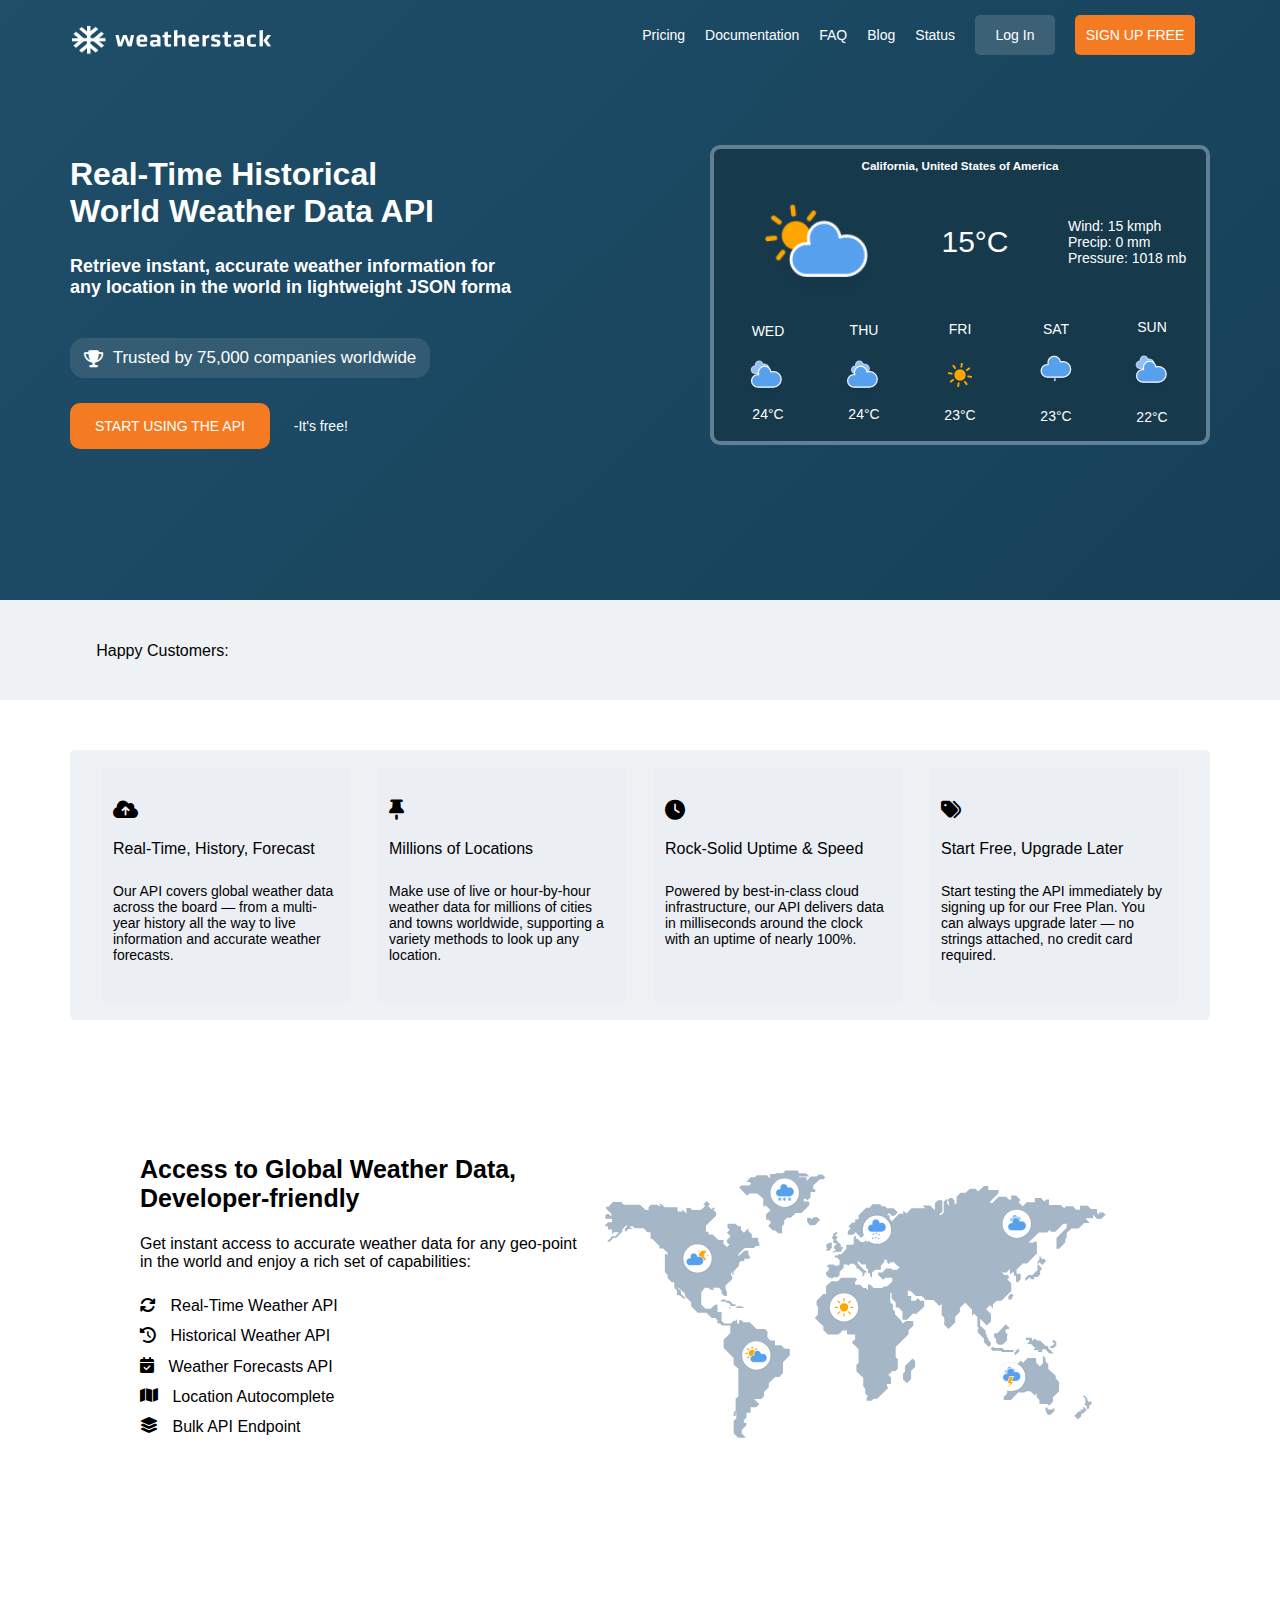
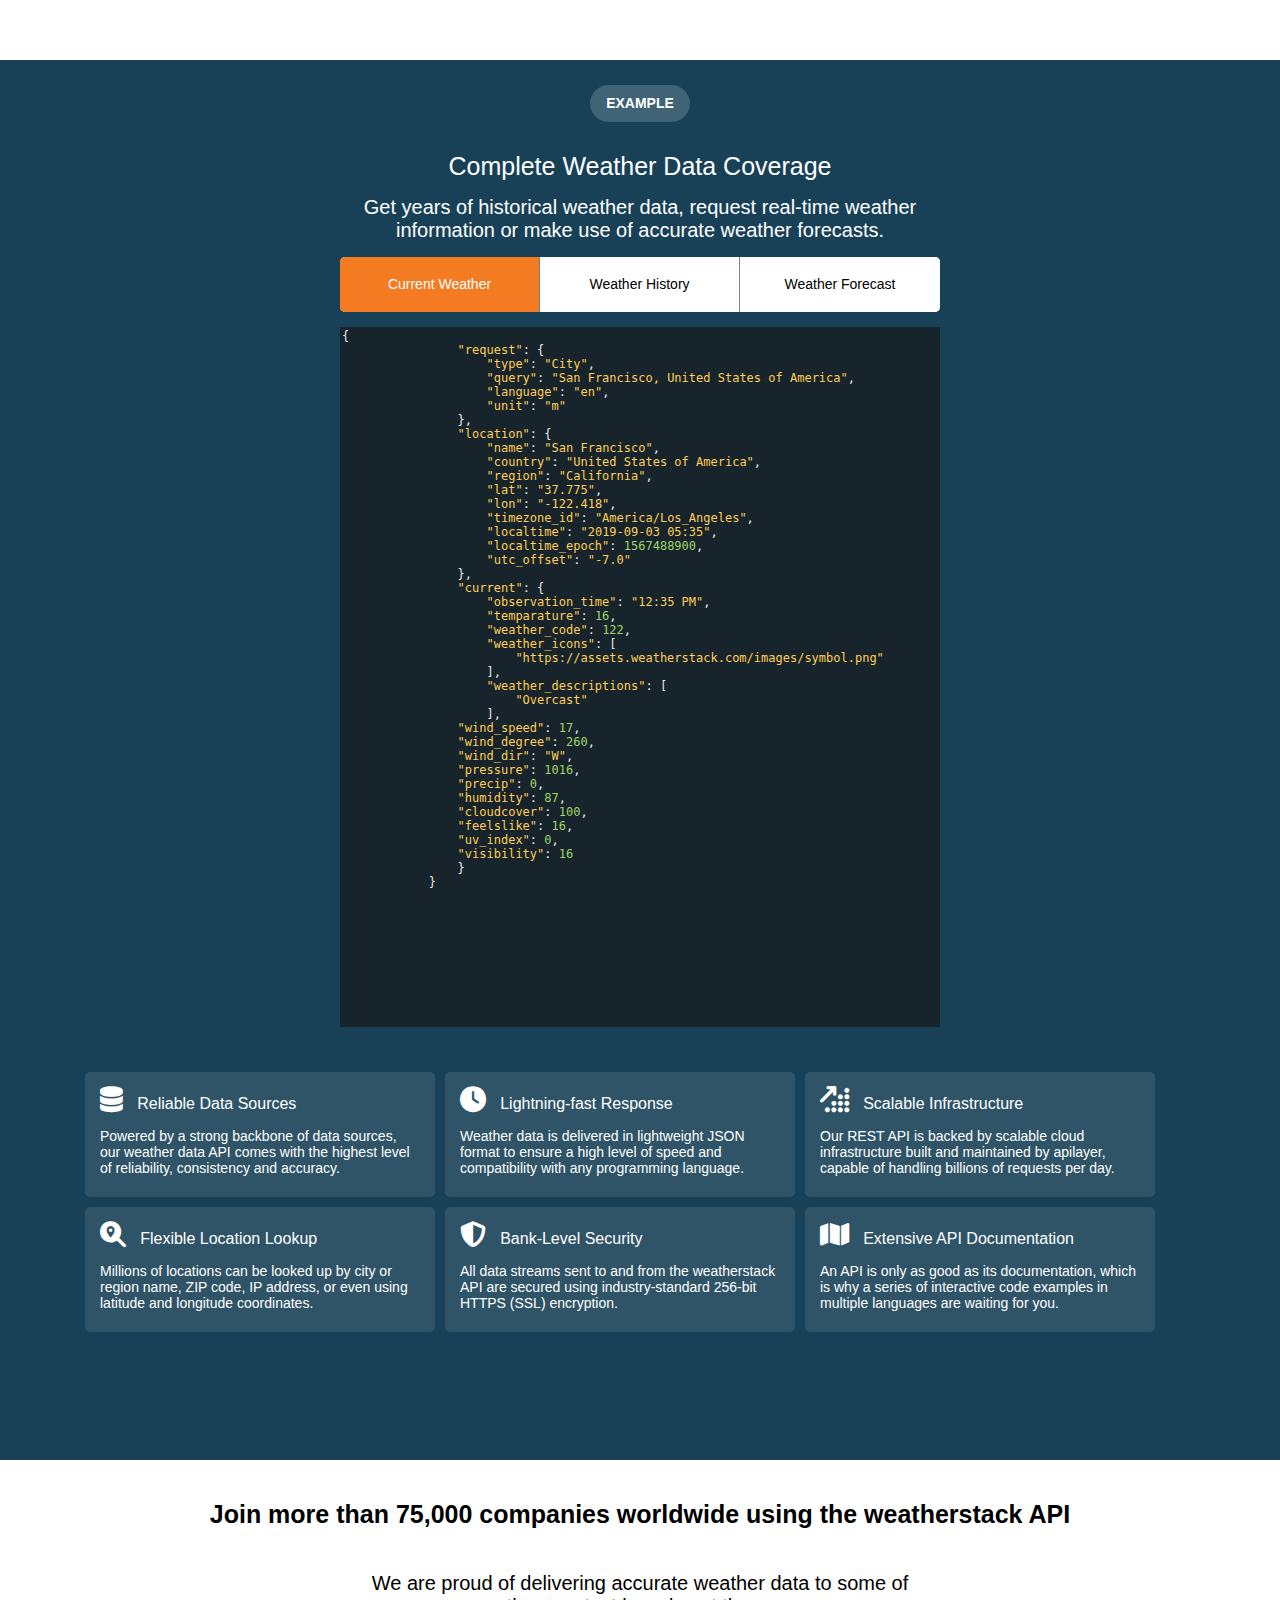
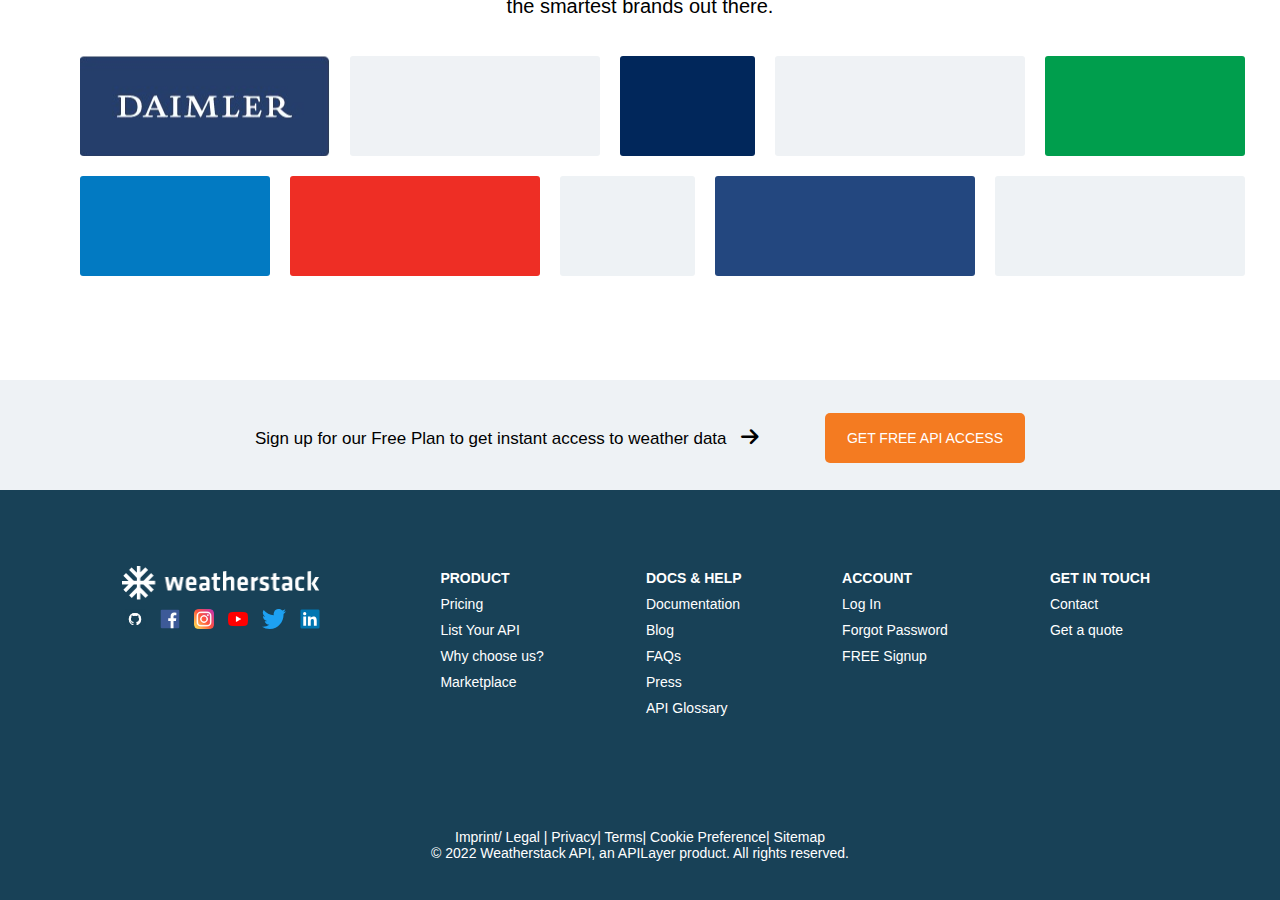
<file: index.html>
<!DOCTYPE html>
<html lang="en">

<head>
    <meta charset="UTF-8">
    <meta http-equiv="X-UA-Compatible" content="IE=edge">
    <meta name="viewport" content="width=device-width, initial-scale=1.0">
    <title>Weatherstack</title>
    <link rel="stylesheet" href="index.css">
    <link rel="stylesheet" href="https://cdnjs.cloudflare.com/ajax/libs/font-awesome/6.4.0/css/all.min.css" />



</head>

<body>
    <div>
        <div class="top">
            <div class="middle">
                <div class="header">
                    <div class="mainlogo">
                        <a href="./index.html"><img src="./images/weatherstack_logo_white.png" alt="" width="202px"
                                height="30px"></a>
                    </div>
                    <div class="hr">
                        <ul>
                            <li><a href="./pricing.html">Pricing</a></li>
                            <li><a href="#">Documentation</a></li>
                            <li><a href="#">FAQ</a></li>
                            <li><a href="#">Blog</a></li>
                            <li><a href="#">Status</a></li>
                            <li><a href="#" class="login">Log In</a></li>
                            <li><a href="#" class="signdown">SIGN UP FREE</a></li>
                        </ul>
                    </div>
                </div>
                <div class="container">
                    <div class="cl">
                        <div class="cl1">
                            <h2>Real-Time Historical<br>
                                World Weather Data API</h2>

                        </div>
                        <div class="cl2">
                            <h4>Retrieve instant, accurate weather information for <br>
                                any location in the world in lightweight JSON forma</h4>
                        </div>

                        <div class="cl3">
                            <span class="trophy-icon"><i class="fas fa-trophy"></i></span>
                            <span class="trophy-text">Trusted by 75,000 companies worldwide</span>
                        </div>
                        <div class="cl4">
                            <span class="start">START USING THE API</span>
                            <span class="free">-It's free!</span>
                        </div>
                    </div>
                    <div class="cr">
                        <h5>California, United States of America</h5>
                        <div class="cr1">
                            <div class="weather"><img src="./images/b.jpg" alt=""></div>
                            <div class="temp">15&deg;C</div>
                            <div class="detail">
                                <ul>
                                    <li>Wind: 15 kmph</li>
                                    <li>Precip: 0 mm</li>
                                    <li>Pressure: 1018 mb</li>
                                </ul>
                            </div>
                        </div>
                        <div class="cr2">
                            <div class="week WED">
                                <ul>
                                    <li>WED</li>
                                    <li> <img src="./images/c.png" alt=""> </li>
                                    <li>24&deg;C </li>
                                </ul>
                            </div>
                            <div class="week THU">
                                <ul>
                                    <li>THU</li>
                                    <li> <img src="./images/d.png" alt=""> </li>
                                    <li>24&deg;C </li>
                                </ul>
                            </div>
                            <div class="week FRI">
                                <ul>
                                    <li>FRI</li>
                                    <li> <img src="./images/e.png" alt=""> </li>
                                    <li>23&deg;C </li>
                                </ul>
                            </div>
                            <div class="week SAT">
                                <ul>
                                    <li>SAT</li>
                                    <li> <img src="./images/f.png" alt=""> </li>
                                    <li>23&deg;C </li>
                                </ul>
                            </div>
                            <div class="week SUN">
                                <ul>
                                    <li>SUN</li>
                                    <li> <img src="./images/g.png" alt=""> </li>
                                    <li>22&deg;C </li>
                                </ul>
                            </div>

                        </div>
                    </div>
                </div>
            </div>
        </div>
        <div class="company">
            <ul class="coname">
                <li class="happy">Happy Customers:</li>
                <li class="deloitte"></li>
                <li class="microsoft"></li>
                <li class="wb"></li>
                <li class="wawa"></li>
                <li class="schneider"></li>
                <li class="ericsson"></li>
            </ul>
        </div>
        <div class="intro">
            <ul>
                <li class="real">
                    <h4>
                        Real-Time, History, Forecast
                    </h4>


                    <p>Our API covers global weather data across the board — from a multi-year history all the way to
                        live
                        information and
                        accurate weather forecasts.</p>
                </li>
                <li class="million">
                    <h4>
                        Millions of Locations
                    </h4>
                    <p>Make use of live or hour-by-hour weather data for millions of cities and towns worldwide,
                        supporting
                        a variety methods
                        to look up any location.</p>
                </li>
                <li class="rock">
                    <h4>
                        Rock-Solid Uptime & Speed
                    </h4>
                    <p>Powered by best-in-class cloud infrastructure, our API delivers data in milliseconds around the
                        clock
                        with an uptime of
                        nearly 100%.</p>
                </li>
                <li class="startfree">
                    <h4>
                        Start Free, Upgrade Later
                    </h4>
                    <p>Start testing the API immediately by signing up for our Free Plan. You can always upgrade later —
                        no
                        strings attached,
                        no credit card required.
                    </p>
                </li>
            </ul>
        </div>
        <div class="func">
            <div class="funcenter">
                <div class="funcl">
                    <h3>Access to Global Weather Data,<br> Developer-friendly</h3>
                    <p>Get instant access to accurate weather data for any geo-point in the world and enjoy a rich set
                        of
                        capabilities:</p>
                    <ul>
                        <li class="realtime">
                            Real-Time Weather API
                        </li>
                        <li class="historical">
                            Historical Weather API
                        </li>
                        <li class="weatherfore">
                            <span>Weather Forecasts API</span>
                        </li>
                        <li class="locationauto">
                            <span>Location Autocomplete</span>
                        </li>
                        <li class="bulkapi">
                            <span>Bulk API Endpoint</span>
                        </li>
                    </ul>
                </div>
                <div class="funcr">
                    <img src="./images/world_map_vector.svg" alt="">
                </div>
            </div>

        </div>
        <div class="data">
            <div class="datacenter">
                <h5>EXAMPLE</h5>
                <h3>Complete Weather Data Coverage</h3>
                <p>Get years of historical weather data, request real-time weather <br> information or make use of
                    accurate
                    weather
                    forecasts.</p>


                <div class="wea">
                    <ul>
                        <li class="weatherbtn active">
                            <a href="javascript:void(0)" class="first">Current Weather</a>
                        </li>
                        <li class="historybtn">
                            <a href="javascript:void(0)">Weather History</a>
                        </li>
                        <li class="forecastbtn">
                            <a href="javascript:void(0)">Weather Forecast</a>
                        </li>
                    </ul>
                </div>
                <div class="weather_code">
                    <pre class="prettyprint "><span class="pun">{</span><span class="pln">
                </span><span class="str">"request"</span><span class="pun">:</span><span class="pln"> </span><span class="pun">{</span><span class="pln">
                    </span><span class="str">"type"</span><span class="pun">:</span><span class="pln"> </span><span class="str">"City"</span><span class="pun">,</span><span class="pln">
                    </span><span class="str">"query"</span><span class="pun">:</span><span class="pln"> </span><span class="str">"San Francisco, United States of America"</span><span class="pun">,</span><span class="pln">
                    </span><span class="str">"language"</span><span class="pun">:</span><span class="pln"> </span><span class="str">"en"</span><span class="pun">,</span><span class="pln">
                    </span><span class="str">"unit"</span><span class="pun">:</span><span class="pln"> </span><span class="str">"m"</span><span class="pln">
                </span><span class="pun">},</span><span class="pln">
                </span><span class="str">"location"</span><span class="pun">:</span><span class="pln"> </span><span class="pun">{</span><span class="pln">
                    </span><span class="str">"name"</span><span class="pun">:</span><span class="pln"> </span><span class="str">"San Francisco"</span><span class="pun">,</span><span class="pln">
                    </span><span class="str">"country"</span><span class="pun">:</span><span class="pln"> </span><span class="str">"United States of America"</span><span class="pun">,</span><span class="pln">
                    </span><span class="str">"region"</span><span class="pun">:</span><span class="pln"> </span><span class="str">"California"</span><span class="pun">,</span><span class="pln">
                    </span><span class="str">"lat"</span><span class="pun">:</span><span class="pln"> </span><span class="str">"37.775"</span><span class="pun">,</span><span class="pln">
                    </span><span class="str">"lon"</span><span class="pun">:</span><span class="pln"> </span><span class="str">"-122.418"</span><span class="pun">,</span><span class="pln">
                    </span><span class="str">"timezone_id"</span><span class="pun">:</span><span class="pln"> </span><span class="str">"America/Los_Angeles"</span><span class="pun">,</span><span class="pln">
                    </span><span class="str">"localtime"</span><span class="pun">:</span><span class="pln"> </span><span class="str">"2019-09-03 05:35"</span><span class="pun">,</span><span class="pln">
                    </span><span class="str">"localtime_epoch"</span><span class="pun">:</span><span class="pln"> </span><span class="lit">1567488900</span><span class="pun">,</span><span class="pln">
                    </span><span class="str">"utc_offset"</span><span class="pun">:</span><span class="pln"> </span><span class="str">"-7.0"</span><span class="pln">
                </span><span class="pun">},</span><span class="pln">
                </span><span class="str">"current"</span><span class="pun">:</span><span class="pln"> </span><span class="pun">{</span><span class="pln">
                    </span><span class="str">"observation_time"</span><span class="pun">:</span><span class="pln"> </span><span class="str">"12:35 PM"</span><span class="pun">,</span><span class="pln">
                    </span><span class="str">"temparature"</span><span class="pun">:</span><span class="pln"> </span><span class="lit">16</span><span class="pun">,</span><span class="pln">
                    </span><span class="str">"weather_code"</span><span class="pun">:</span><span class="pln"> </span><span class="lit">122</span><span class="pun">,</span><span class="pln">
                    </span><span class="str">"weather_icons"</span><span class="pun">:</span><span class="pln"> </span><span class="pun">[</span><span class="pln">
                        </span><span class="str">"https://assets.weatherstack.com/images/symbol.png"</span><span class="pln">
                    </span><span class="pun">],</span><span class="pln">
                    </span><span class="str">"weather_descriptions"</span><span class="pun">:</span><span class="pln"> </span><span class="pun">[</span><span class="pln">
                        </span><span class="str">"Overcast"</span><span class="pln">
                    </span><span class="pun">],</span><span class="pln">
                </span><span class="str">"wind_speed"</span><span class="pun">:</span><span class="pln"> </span><span class="lit">17</span><span class="pun">,</span><span class="pln">
                </span><span class="str">"wind_degree"</span><span class="pun">:</span><span class="pln"> </span><span class="lit">260</span><span class="pun">,</span><span class="pln">
                </span><span class="str">"wind_dir"</span><span class="pun">:</span><span class="pln"> </span><span class="str">"W"</span><span class="pun">,</span><span class="pln">
                </span><span class="str">"pressure"</span><span class="pun">:</span><span class="pln"> </span><span class="lit">1016</span><span class="pun">,</span><span class="pln">
                </span><span class="str">"precip"</span><span class="pun">:</span><span class="pln"> </span><span class="lit">0</span><span class="pun">,</span><span class="pln">
                </span><span class="str">"humidity"</span><span class="pun">:</span><span class="pln"> </span><span class="lit">87</span><span class="pun">,</span><span class="pln">
                </span><span class="str">"cloudcover"</span><span class="pun">:</span><span class="pln"> </span><span class="lit">100</span><span class="pun">,</span><span class="pln">
                </span><span class="str">"feelslike"</span><span class="pun">:</span><span class="pln"> </span><span class="lit">16</span><span class="pun">,</span><span class="pln">
                </span><span class="str">"uv_index"</span><span class="pun">:</span><span class="pln"> </span><span class="lit">0</span><span class="pun">,</span><span class="pln">
                </span><span class="str">"visibility"</span><span class="pun">:</span><span class="pln"> </span><span class="lit">16</span><span class="pln">
                </span><span class="pun">}</span><span class="pln">
            </span><span class="pun">}</span></pre>
                </div>
                <div class=" history_code">
                    <pre class="prettyprint"><span class="pun">{</span><span class="pln">
                </span><span class="str">"request"</span><span class="pun">:</span><span class="pln"> </span><span class="pun">{</span><span class="pln">
                    </span><span class="str">"type"</span><span class="pun">:</span><span class="pln"> </span><span class="str">"City"</span><span class="pun">,</span><span class="pln">
                    </span><span class="str">"query"</span><span class="pun">:</span><span class="pln"> </span><span class="str">"New York, United States of America"</span><span class="pun">,</span><span class="pln">
                    </span><span class="str">"language"</span><span class="pun">:</span><span class="pln"> </span><span class="str">"en"</span><span class="pun">,</span><span class="pln">
                    </span><span class="str">"unit"</span><span class="pun">:</span><span class="pln"> </span><span class="str">"m"</span><span class="pln">
                </span><span class="pun">},</span><span class="pln">
                </span><span class="str">"location"</span><span class="pun">:</span><span class="pln"> </span><span class="pun">{</span><span class="pln">
                    </span><span class="str">"name"</span><span class="pun">:</span><span class="pln"> </span><span class="str">"New York"</span><span class="pun">,</span><span class="pln">
                    </span><span class="str">"country"</span><span class="pun">:</span><span class="pln"> </span><span class="str">"United States of America"</span><span class="pun">,</span><span class="pln">
                    </span><span class="str">"region"</span><span class="pun">:</span><span class="pln"> </span><span class="str">"New York"</span><span class="pun">,</span><span class="pln">
                    </span><span class="str">"lat"</span><span class="pun">:</span><span class="pln"> </span><span class="str">"40.714"</span><span class="pun">,</span><span class="pln">
                    </span><span class="str">"lon"</span><span class="pun">:</span><span class="pln"> </span><span class="str">"-74.006"</span><span class="pun">,</span><span class="pln">
                    </span><span class="str">"timezone_id"</span><span class="pun">:</span><span class="pln"> </span><span class="str">"America/New_York"</span><span class="pun">,</span><span class="pln">
                    </span><span class="str">"localtime"</span><span class="pun">:</span><span class="pln"> </span><span class="str">"2019-09-08 09:36"</span><span class="pun">,</span><span class="pln">
                    </span><span class="str">"localtime_epoch"</span><span class="pun">:</span><span class="pln"> </span><span class="lit">1567935360</span><span class="pun">,</span><span class="pln">
                    </span><span class="str">"utc_offset"</span><span class="pun">:</span><span class="pln"> </span><span class="str">"-4.0"</span><span class="pln">
                </span><span class="pun">},</span><span class="pln">
                </span><span class="str">"current"</span><span class="pun">:</span><span class="pln"> </span><span class="pun">{</span><span class="pln">
                    </span><span class="str">"observation_time"</span><span class="pun">:</span><span class="pln"> </span><span class="str">"01:36 PM"</span><span class="pun">,</span><span class="pln">
                    </span><span class="str">"temparature"</span><span class="pun">:</span><span class="pln"> </span><span class="lit">18</span><span class="pun">,</span><span class="pln">
                    </span><span class="str">"weather_code"</span><span class="pun">:</span><span class="pln"> </span><span class="lit">113</span><span class="pun">,</span><span class="pln">
                    </span><span class="str">"weather_icons"</span><span class="pun">:</span><span class="pln"> </span><span class="pun">[</span><span class="pln">
                        </span><span class="str">"https://assets.weatherstack.com/images/wsymbols01_png_64/wsymbol_0001_sunny.png"</span><span class="pln">
                    </span><span class="pun">],</span><span class="pln">
                    </span><span class="str">"weather_descriptions"</span><span class="pun">:</span><span class="pln"> </span><span class="pun">[</span><span class="pln">
                        </span><span class="str">"Sunny"</span><span class="pln">
                    </span><span class="pun">],</span><span class="pln">
                    </span><span class="str">"wind_speed"</span><span class="pun">:</span><span class="pln"> </span><span class="lit">7</span><span class="pun">,</span><span class="pln">
                    </span><span class="str">"wind_degree"</span><span class="pun">:</span><span class="pln"> </span><span class="lit">270</span><span class="pun">,</span><span class="pln">
                    </span><span class="str">"wind_dir"</span><span class="pun">:</span><span class="pln"> </span><span class="str">"W"</span><span class="pun">,</span><span class="pln">
                    </span><span class="str">"pressure"</span><span class="pun">:</span><span class="pln"> </span><span class="lit">1018</span><span class="pun">,</span><span class="pln">
                    </span><span class="str">"precip"</span><span class="pun">:</span><span class="pln"> </span><span class="lit">0</span><span class="pun">,</span><span class="pln">
                    </span><span class="str">"humidity"</span><span class="pun">:</span><span class="pln"> </span><span class="lit">70</span><span class="pun">,</span><span class="pln">
                    </span><span class="str">"cloudcover"</span><span class="pun">:</span><span class="pln"> </span><span class="lit">0</span><span class="pun">,</span><span class="pln">
                    </span><span class="str">"feelslike"</span><span class="pun">:</span><span class="pln"> </span><span class="lit">18</span><span class="pun">,</span><span class="pln">
                    </span><span class="str">"uv_index"</span><span class="pun">:</span><span class="pln"> </span><span class="lit">5</span><span class="pun">,</span><span class="pln">
                    </span><span class="str">"visibility"</span><span class="pun">:</span><span class="pln"> </span><span class="lit">16</span><span class="pln">
                </span><span class="pun">},</span><span class="pln">
                </span><span class="str">"historical"</span><span class="pun">:</span><span class="pln"> </span><span class="pun">{</span><span class="pln">
                    </span><span class="str">"2013-07-01"</span><span class="pun">:</span><span class="pln"> </span><span class="pun">{</span><span class="pln">
                        </span><span class="str">"date"</span><span class="pun">:</span><span class="pln"> </span><span class="str">"2013-07-01"</span><span class="pun">,</span><span class="pln">
                        </span><span class="str">"date_epoch"</span><span class="pun">:</span><span class="pln"> </span><span class="lit">1372636800</span><span class="pun">,</span><span class="pln">
                        </span><span class="str">"astro"</span><span class="pun">:</span><span class="pln"> </span><span class="pun">{</span><span class="pln">
                            </span><span class="str">"sunrise"</span><span class="pun">:</span><span class="pln"> </span><span class="str">"05:29 AM"</span><span class="pun">,</span><span class="pln">
                            </span><span class="str">"sunset"</span><span class="pun">:</span><span class="pln"> </span><span class="str">"08:31 PM"</span><span class="pun">,</span><span class="pln">
                            </span><span class="str">"moonrise"</span><span class="pun">:</span><span class="pln"> </span><span class="str">"12:59 AM"</span><span class="pun">,</span><span class="pln">
                            </span><span class="str">"moonset"</span><span class="pun">:</span><span class="pln"> </span><span class="str">"02:42 PM"</span><span class="pun">,</span><span class="pln">
                            </span><span class="str">"moon_phase"</span><span class="pun">:</span><span class="pln"> </span><span class="str">"Last Quarter"</span><span class="pun">,</span><span class="pln">
                            </span><span class="str">"moon_illumination"</span><span class="pun">:</span><span class="pln"> </span><span class="lit">40</span><span class="pln">
                        </span><span class="pun">},</span><span class="pln">
                        </span><span class="str">"mintemp"</span><span class="pun">:</span><span class="pln"> </span><span class="lit">21</span><span class="pun">,</span><span class="pln">
                        </span><span class="str">"maxtemp"</span><span class="pun">:</span><span class="pln"> </span><span class="lit">25</span><span class="pun">,</span><span class="pln">
                        </span><span class="str">"avgtemp"</span><span class="pun">:</span><span class="pln"> </span><span class="lit">22</span><span class="pun">,</span><span class="pln">
                        </span><span class="str">"totalsnow"</span><span class="pun">:</span><span class="pln"> </span><span class="lit">0</span><span class="pun">,</span><span class="pln">
                        </span><span class="str">"sunhour"</span><span class="pun">:</span><span class="pln"> </span><span class="lit">12.5</span><span class="pun">,</span><span class="pln">
                        </span><span class="str">"uv_index"</span><span class="pun">:</span><span class="pln"> </span><span class="lit">5</span><span class="pln">
                    </span><span class="pun">}</span><span class="pln">
                </span><span class="pun">}</span><span class="pln">
            </span><span class="pun">}</span></pre>
                </div>
                <div class="forecast_code">
                    <pre class="prettyprint "><span class="pun">{</span><span class="pln">
                </span><span class="str">"request"</span><span class="pun">:</span><span class="pln"> </span><span class="pun">{</span><span class="pln">
                    </span><span class="str">"type"</span><span class="pun">:</span><span class="pln"> </span><span class="str">"City"</span><span class="pun">,</span><span class="pln">
                    </span><span class="str">"query"</span><span class="pun">:</span><span class="pln"> </span><span class="str">"Chicago, United States of America"</span><span class="pun">,</span><span class="pln">
                    </span><span class="str">"language"</span><span class="pun">:</span><span class="pln"> </span><span class="str">"en"</span><span class="pun">,</span><span class="pln">
                    </span><span class="str">"unit"</span><span class="pun">:</span><span class="pln"> </span><span class="str">"m"</span><span class="pln">
                </span><span class="pun">},</span><span class="pln">
                </span><span class="str">"location"</span><span class="pun">:</span><span class="pln"> </span><span class="pun">{</span><span class="pln">
                    </span><span class="str">"name"</span><span class="pun">:</span><span class="pln"> </span><span class="str">"Chicago"</span><span class="pun">,</span><span class="pln">
                    </span><span class="str">"country"</span><span class="pun">:</span><span class="pln"> </span><span class="str">"United States of America"</span><span class="pun">,</span><span class="pln">
                    </span><span class="str">"region"</span><span class="pun">:</span><span class="pln"> </span><span class="str">"Illinois"</span><span class="pun">,</span><span class="pln">
                    </span><span class="str">"lat"</span><span class="pun">:</span><span class="pln"> </span><span class="str">"41.850"</span><span class="pun">,</span><span class="pln">
                    </span><span class="str">"lon"</span><span class="pun">:</span><span class="pln"> </span><span class="str">"-87.650"</span><span class="pun">,</span><span class="pln">
                    </span><span class="str">"timezone_id"</span><span class="pun">:</span><span class="pln"> </span><span class="str">"America/Chicago"</span><span class="pun">,</span><span class="pln">
                    </span><span class="str">"localtime"</span><span class="pun">:</span><span class="pln"> </span><span class="str">"2019-09-08 08:39"</span><span class="pun">,</span><span class="pln">
                    </span><span class="str">"localtime_epoch"</span><span class="pun">:</span><span class="pln"> </span><span class="lit">1567931940</span><span class="pun">,</span><span class="pln">
                    </span><span class="str">"utc_offset"</span><span class="pun">:</span><span class="pln"> </span><span class="str">"-5.0"</span><span class="pln">
                </span><span class="pun">},</span><span class="pln">
                </span><span class="str">"current"</span><span class="pun">:</span><span class="pln"> </span><span class="pun">{</span><span class="pln">
                    </span><span class="str">"observation_time"</span><span class="pun">:</span><span class="pln"> </span><span class="str">"01:39 PM"</span><span class="pun">,</span><span class="pln">
                    </span><span class="str">"temparature"</span><span class="pun">:</span><span class="pln"> </span><span class="lit">19</span><span class="pun">,</span><span class="pln">
                    </span><span class="str">"weather_code"</span><span class="pun">:</span><span class="pln"> </span><span class="lit">122</span><span class="pun">,</span><span class="pln">
                    </span><span class="str">"weather_icons"</span><span class="pun">:</span><span class="pln"> </span><span class="pun">[</span><span class="pln">
                        </span><span class="str">"https://assets.weatherstack.com/images/wsymbols01_png_64/wsymbol_0004_black_low_cloud.png"</span><span class="pln">
                    </span><span class="pun">],</span><span class="pln">
                    </span><span class="str">"weather_descriptions"</span><span class="pun">:</span><span class="pln"> </span><span class="pun">[</span><span class="pln">
                        </span><span class="str">"Overcast"</span><span class="pln">
                    </span><span class="pun">],</span><span class="pln">
                    </span><span class="str">"wind_speed"</span><span class="pun">:</span><span class="pln"> </span><span class="lit">17</span><span class="pun">,</span><span class="pln">
                    </span><span class="str">"wind_degree"</span><span class="pun">:</span><span class="pln"> </span><span class="lit">100</span><span class="pun">,</span><span class="pln">
                    </span><span class="str">"wind_dir"</span><span class="pun">:</span><span class="pln"> </span><span class="str">"E"</span><span class="pun">,</span><span class="pln">
                    </span><span class="str">"pressure"</span><span class="pun">:</span><span class="pln"> </span><span class="lit">1019</span><span class="pun">,</span><span class="pln">
                    </span><span class="str">"precip"</span><span class="pun">:</span><span class="pln"> </span><span class="lit">0</span><span class="pun">,</span><span class="pln">
                    </span><span class="str">"humidity"</span><span class="pun">:</span><span class="pln"> </span><span class="lit">73</span><span class="pun">,</span><span class="pln">
                    </span><span class="str">"cloudcover"</span><span class="pun">:</span><span class="pln"> </span><span class="lit">100</span><span class="pun">,</span><span class="pln">
                    </span><span class="str">"feelslike"</span><span class="pun">:</span><span class="pln"> </span><span class="lit">19</span><span class="pun">,</span><span class="pln">
                    </span><span class="str">"uv_index"</span><span class="pun">:</span><span class="pln"> </span><span class="lit">4</span><span class="pun">,</span><span class="pln">
                    </span><span class="str">"visibility"</span><span class="pun">:</span><span class="pln"> </span><span class="lit">16</span><span class="pln">
                </span><span class="pun">},</span><span class="pln">
                </span><span class="str">"forecast"</span><span class="pun">:</span><span class="pln"> </span><span class="pun">{</span><span class="pln">
                    </span><span class="str">"2019-09-08"</span><span class="pun">:</span><span class="pln"> </span><span class="pun">{</span><span class="pln">
                        </span><span class="str">"date"</span><span class="pun">:</span><span class="pln"> </span><span class="str">"2019-09-08"</span><span class="pun">,</span><span class="pln">
                        </span><span class="str">"date_epoch"</span><span class="pun">:</span><span class="pln"> </span><span class="lit">1567900800</span><span class="pun">,</span><span class="pln">
                        </span><span class="str">"astro"</span><span class="pun">:</span><span class="pln"> </span><span class="pun">{</span><span class="pln">
                            </span><span class="str">"sunrise"</span><span class="pun">:</span><span class="pln"> </span><span class="str">"06:23 AM"</span><span class="pun">,</span><span class="pln">
                            </span><span class="str">"sunset"</span><span class="pun">:</span><span class="pln"> </span><span class="str">"07:13 PM"</span><span class="pun">,</span><span class="pln">
                            </span><span class="str">"moonrise"</span><span class="pun">:</span><span class="pln"> </span><span class="str">"04:25 PM"</span><span class="pun">,</span><span class="pln">
                            </span><span class="str">"moonset"</span><span class="pun">:</span><span class="pln"> </span><span class="str">"12:58 AM"</span><span class="pun">,</span><span class="pln">
                            </span><span class="str">"moon_phase"</span><span class="pun">:</span><span class="pln"> </span><span class="str">"First Quarter"</span><span class="pun">,</span><span class="pln">
                            </span><span class="str">"moon_illumination"</span><span class="pun">:</span><span class="pln"> </span><span class="lit">62</span><span class="pln">
                        </span><span class="pun">},</span><span class="pln">
                        </span><span class="str">"mintemp"</span><span class="pun">:</span><span class="pln"> </span><span class="lit">10</span><span class="pun">,</span><span class="pln">
                        </span><span class="str">"maxtemp"</span><span class="pun">:</span><span class="pln"> </span><span class="lit">18</span><span class="pun">,</span><span class="pln">
                        </span><span class="str">"avgtemp"</span><span class="pun">:</span><span class="pln"> </span><span class="lit">16</span><span class="pun">,</span><span class="pln">
                        </span><span class="str">"totalsnow"</span><span class="pun">:</span><span class="pln"> </span><span class="lit">0</span><span class="pun">,</span><span class="pln">
                        </span><span class="str">"sunhour"</span><span class="pun">:</span><span class="pln"> </span><span class="lit">6.5</span><span class="pun">,</span><span class="pln">
                        </span><span class="str">"uv_index"</span><span class="pun">:</span><span class="pln"> </span><span class="lit">4</span><span class="pln">
                    </span><span class="pun">}</span><span class="pln">
                </span><span class="pun">}</span><span class="pln">
            </span><span class="pun">}</span></pre>
                </div>


                <div class="rel">
                    <ul>
                        <li class="reliabledata">
                            <span>Reliable Data Sources</span>
                            <p>
                                Powered by a strong backbone of data sources, our weather data API comes with the
                                highest
                                level of reliability, consistency and accuracy.

                            </p>
                        </li>
                        <li class="lightningfast ">
                            <span>Lightning-fast Response</span>
                            <p>Weather data is delivered in lightweight JSON format to ensure a high level
                                of speed and compatibility with any programming language.</p>
                        </li>
                        <li class="scalableinfr ">
                            <span>Scalable Infrastructure</span>
                            <p>Our REST API is backed by scalable cloud infrastructure built and maintained
                                by apilayer, capable of handling billions of requests per day.</p>
                        </li>
                        <li class="flexibleloca">
                            <span>Flexible Location Lookup</span>
                            <p>Millions of locations can be looked up by city or region name, ZIP code, IP
                                address, or even using latitude and longitude coordinates.</p>
                        </li>
                        <li class="banklevel">
                            <span>Bank-Level Security</span>
                            <p>All data streams sent to and from the weatherstack API are secured using
                                industry-standard 256-bit HTTPS (SSL) encryption. </p>
                        </li>
                        <li class="extensive">
                            <span>Extensive API Documentation</span>
                            <p>An API is only as good as its documentation, which is why a series of
                                interactive code examples in multiple languages are waiting for you.</p>
                        </li>
                    </ul>
                </div>
            </div>
        </div>
        <div class="bot">
            <div class="botcenter">
                <h2>Join more than 75,000 companies worldwide using the weatherstack API</h2>
                <p>We are proud of delivering accurate weather data to some of <br>the smartest brands out there.</p>
                <div class="bus">
                    <ul>
                        <li class="daimler1"></li>
                        <li class="deloitee1"></li>
                        <li class="ericsson1"></li>
                        <li class="microsoft1"></li>
                        <li class="schneider1"></li>
                        <li class="wb1"></li>
                        <li class="wawa1"></li>
                        <li class="ca1"></li>
                        <li class="mck1"></li>
                        <li class="rim1"></li>


                    </ul>
                </div>
            </div>
        </div>
        <div class="sign">
            <div class="signcenter">
                <div class="centersignfree">Sign up for our Free Plan to get instant access to weather data</div>
                <div class="centerfreeapi">GET FREE API ACCESS</div>
            </div>

        </div>
        <div class="footer">
            <div class="footercenter">
                <div class="footleft">
                    <a href="./index.html"><img src="./images/weatherstack_logo_white.png" alt=""></a>
                    <div class="logo">
                        <img src="./images/cat.png" alt="" class="logo1">
                        <img src="./images/facebook-original.svg" alt="" class="logo1">
                        <img src="./images/instagram.png" alt="" class="logo1">
                        <img src="./images/youtube.png" alt="" class="logo1">
                        <img src="./images/twitter-original.svg" alt="" class="logo1">
                        <img src="./images/linkedin-original.svg" alt="" class="logo1">
                    </div>

                </div>
                <div class="footright">
                    <div class="product">
                        <dl>
                            <dh>PRODUCT</dh>
                            <dd><a href="./pricing.html">Pricing</a></dd>
                            <dd><a href="#">List Your API</a></dd>
                            <dd><a href="#">Why choose us?</a></dd>
                            <dd><a href="#">Marketplace</a></dd>

                        </dl>
                    </div>
                    <div class="docs">
                        <dl>
                            <dh>DOCS & HELP</dh>
                            <dd><a href="#">Documentation</a></dd>
                            <dd><a href="#">Blog</a></dd>
                            <dd><a href="#">FAQs</a></dd>
                            <dd><a href="#">Press</a></dd>
                            <dd><a href="#">API Glossary</a></dd>
                        </dl>
                    </div>
                    <div class="acc">
                        <dl>
                            <dh>ACCOUNT</dh>
                            <dd><a href="#">Log In</a></dd>
                            <dd><a href="#">Forgot Password</a></dd>
                            <dd><a href="#">FREE Signup</a></dd>

                        </dl>
                    </div>
                    <div class="get">
                        <dl>
                            <dh>GET IN TOUCH</dh>
                            <dd><a href="#">Contact</a></dd>
                            <dd><a href="#">Get a quote</a></dd>

                        </dl>
                    </div>

                </div>
            </div>




        </div>
        <div class="footdown">
            <div class="footdowncenter">
                <div class="copy1">
                    <a href="#">Imprint/ Legal |</a>
                    <a href="#">Privacy|</a>
                    <a href="#">Terms|</a>
                    <a href="#">Cookie Preference|</a>
                    <a href="#">Sitemap</a>

                </div>
                <div class="copy2">&copy; 2022 Weatherstack API, an <a href="#">APILayer</a>
                    product. All rights reserved.</div>
            </div>
        </div>

    </div>
    </div>
    <script src="index.js"></script>
</body>

</html>
</file>
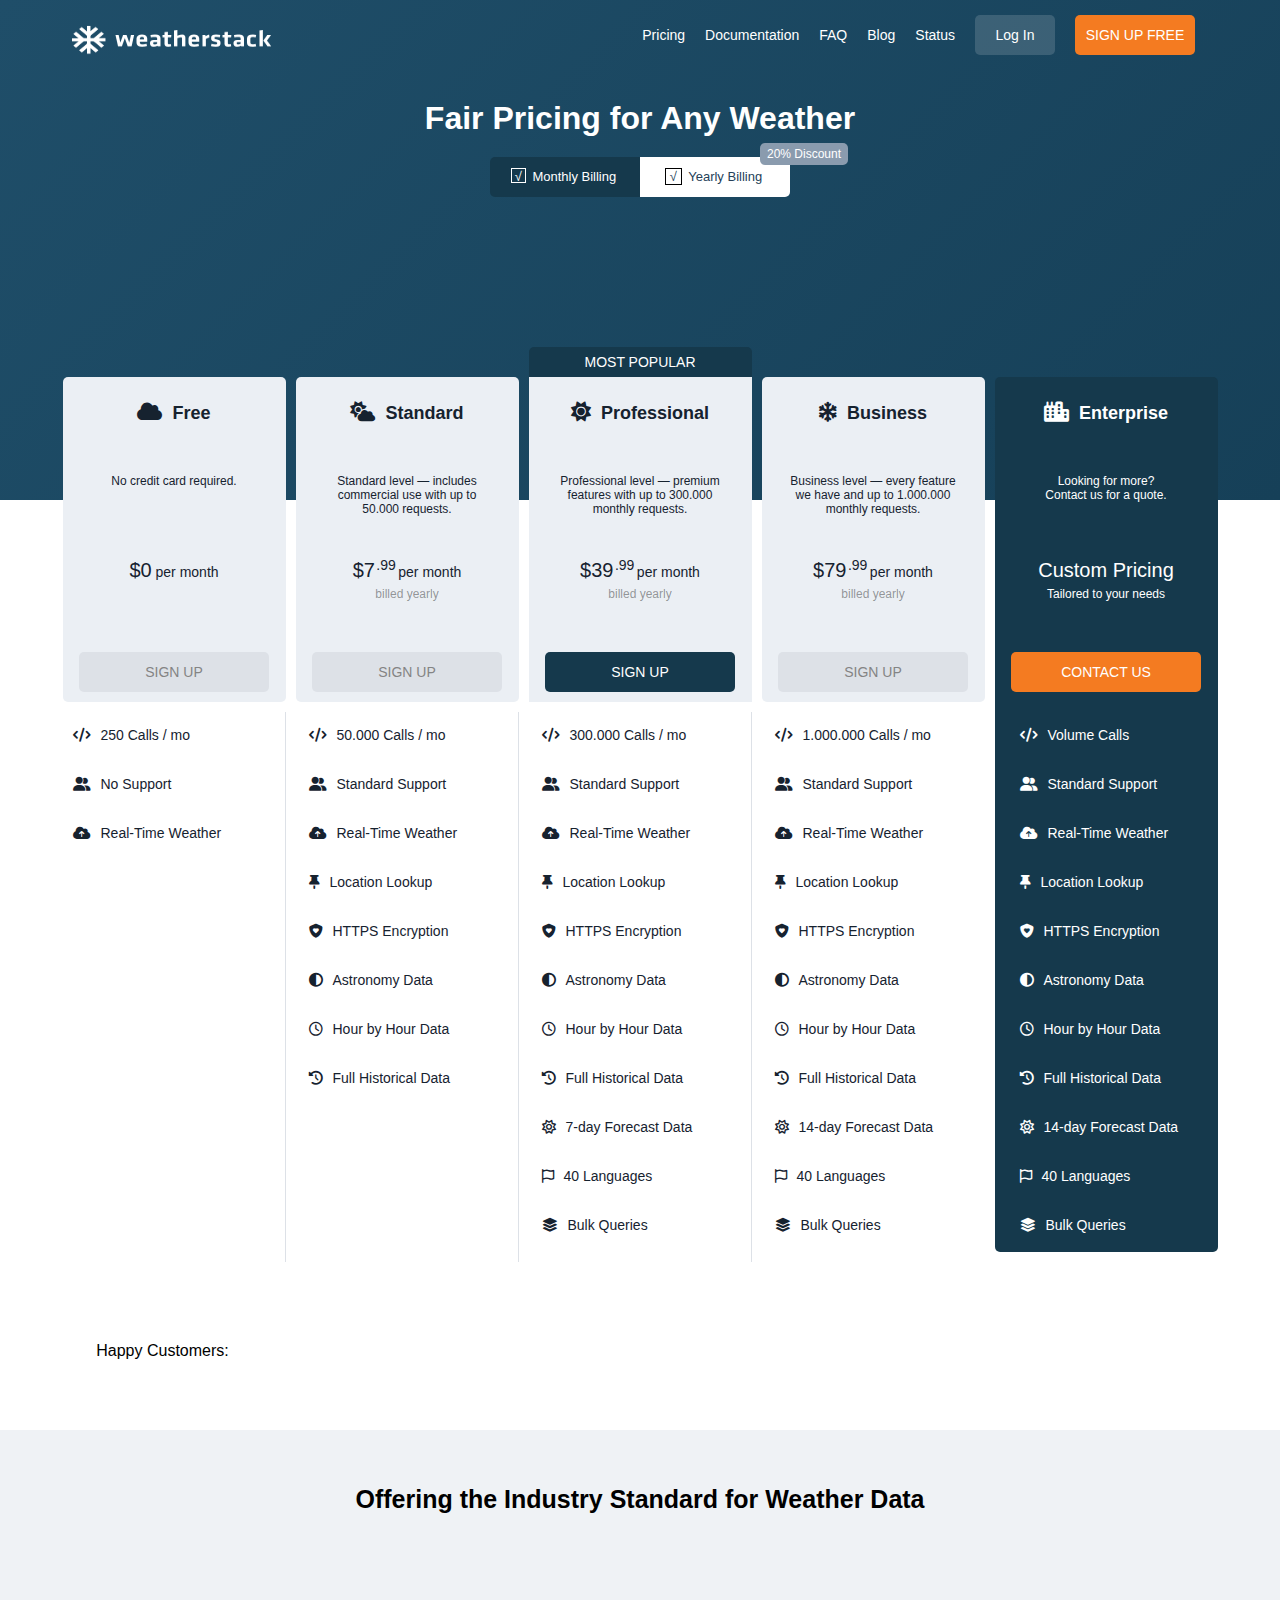
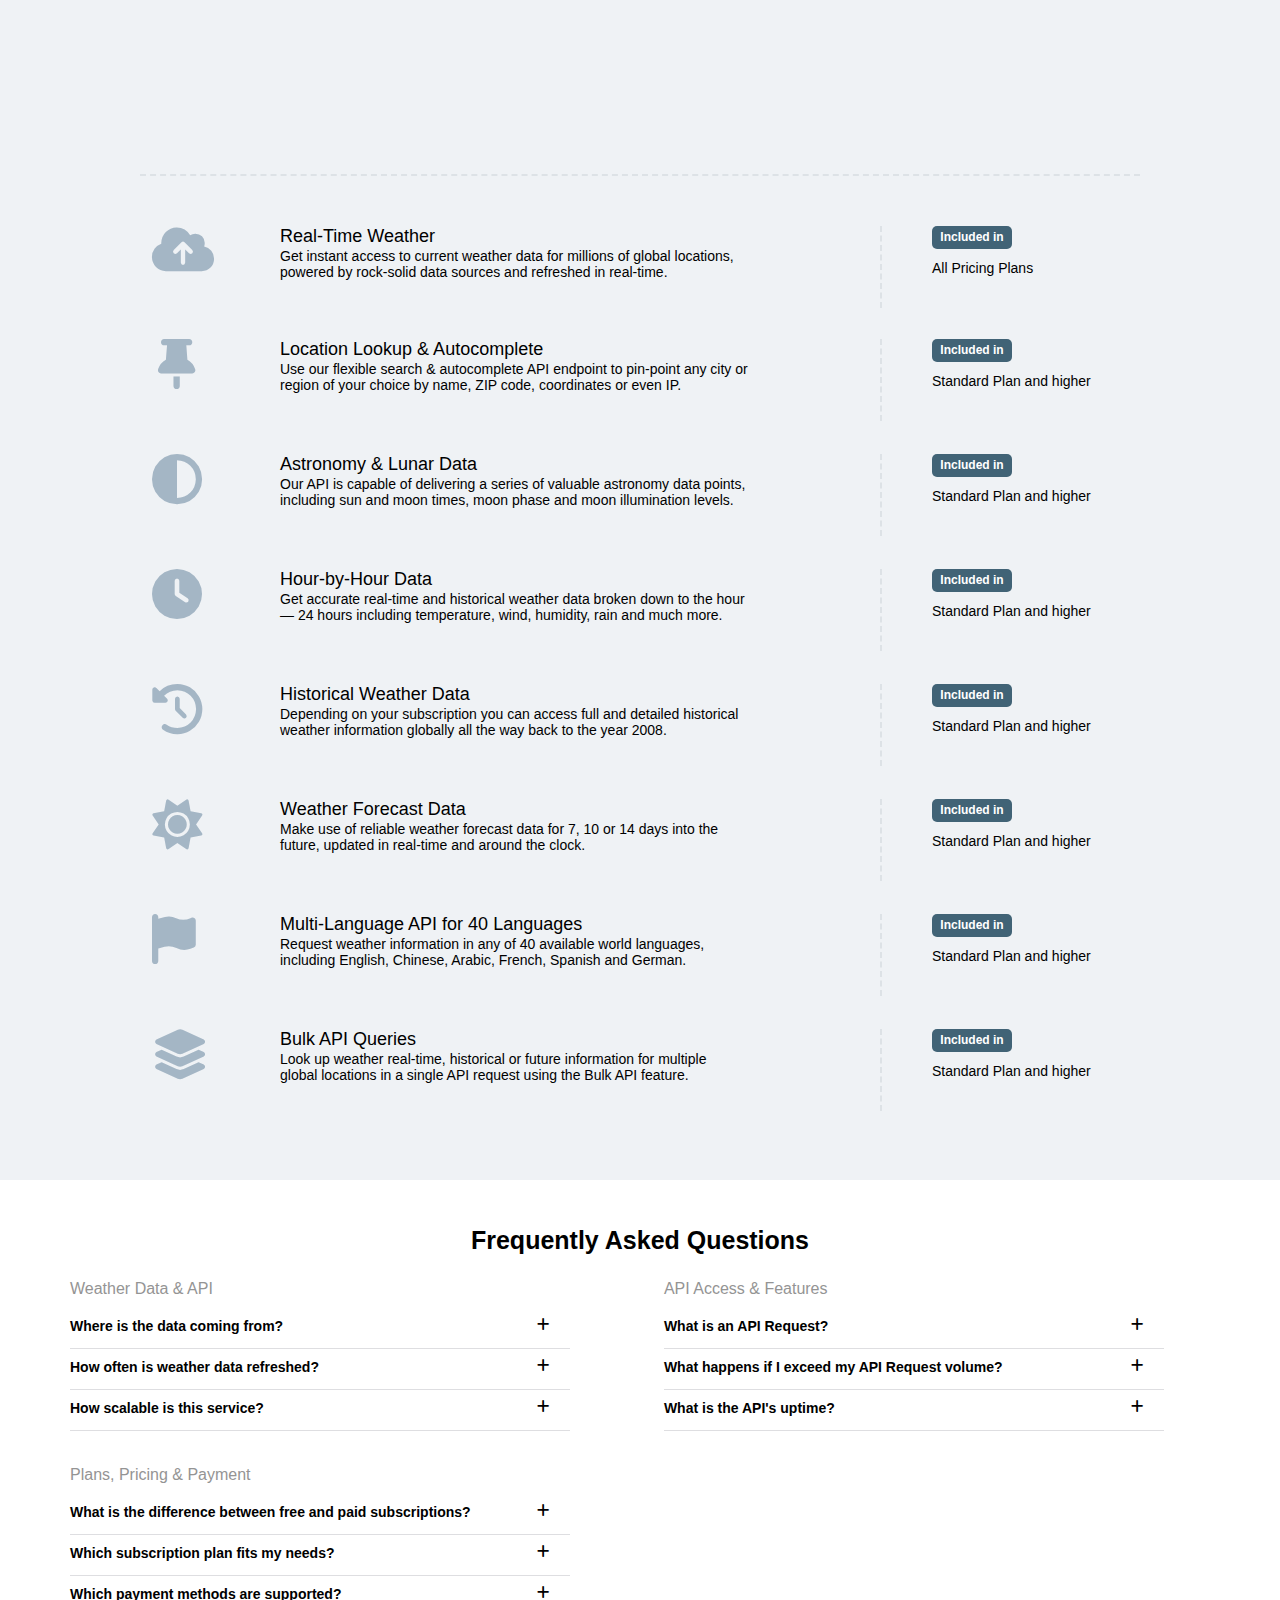
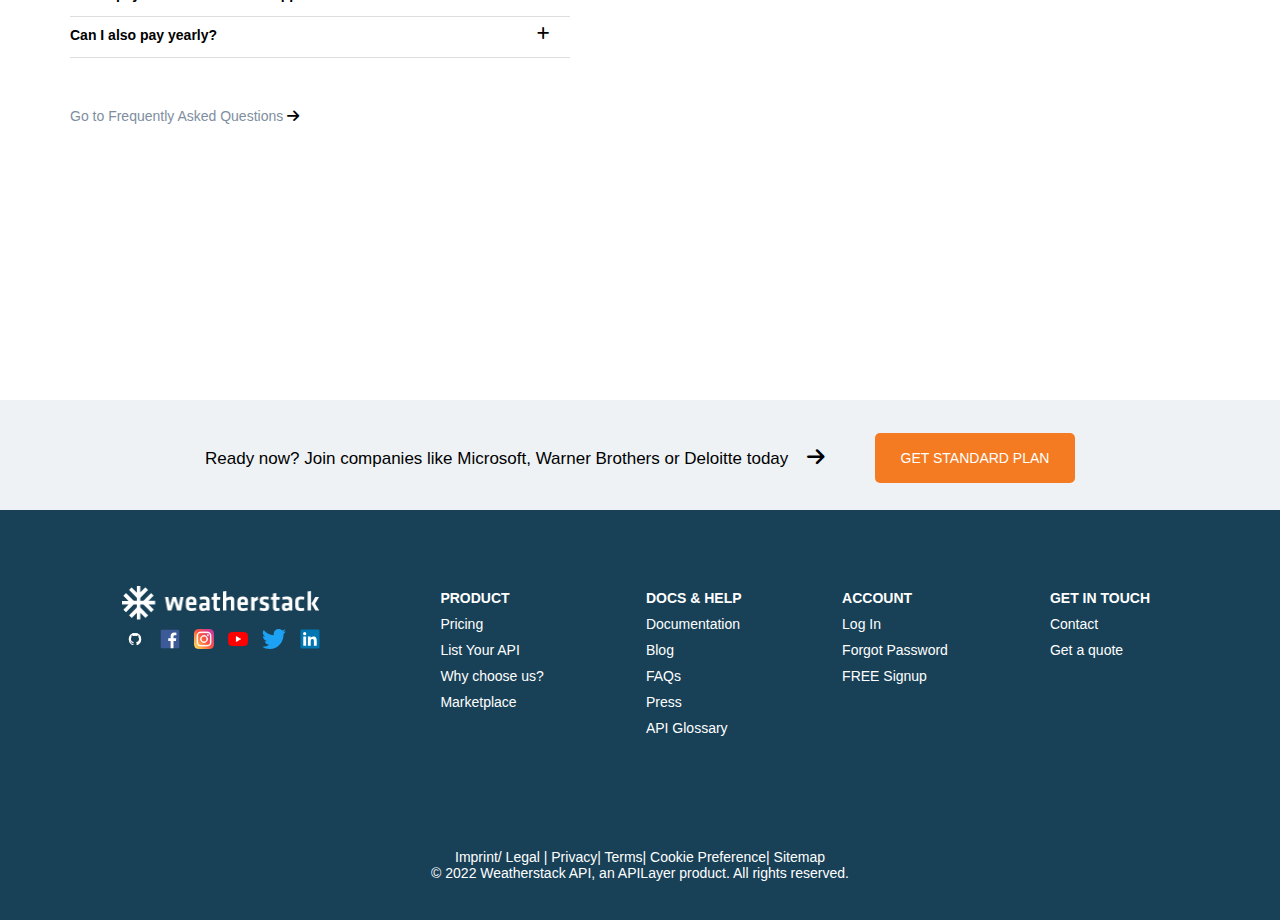
<file: pricing.html>
<!DOCTYPE html>
<html lang="en">

<head>
    <meta charset="UTF-8">
    <meta http-equiv="X-UA-Compatible" content="IE=edge">
    <meta name="viewport" content="width=device-width, initial-scale=1.0">
    <title>weatherstack-Pricing</title>
    <link rel="stylesheet" href="pricing.css">
    <link rel="stylesheet" href="https://cdnjs.cloudflare.com/ajax/libs/font-awesome/6.4.0/css/all.min.css" />

</head>

<body>
    <div class="top">
        <div class="middle">
            <div class="header">
                <div class="mainlogo">
                    <a href="./index.html"><img src="./images/weatherstack_logo_white.png" alt="" width="202px"
                            height="30px"></a>
                </div>
                <div class="hr">
                    <ul>
                        <li><a href="#">Pricing</a></li>
                        <li><a href="#">Documentation</a></li>
                        <li><a href="#">FAQ</a></li>
                        <li><a href="#">Blog</a></li>
                        <li><a href="#">Status</a></li>
                        <li><a href="#" class="login">Log In</a></li>
                        <li><a href="#" class="signdown">SIGN UP FREE</a></li>
                    </ul>
                </div>
            </div>
            <h1>Fair Pricing for Any Weather
            </h1>
            <div class="cycle">
                <div class="month">
                    <span class="month1">√</span> Monthly Billing
                </div>
                <div class="year">
                    Yearly Billing
                    <div class="discount">
                        20% Discount
                    </div>


                </div>
            </div>
            <div class="price">
                <div class="free">
                    <div class="freeup">
                        <h1>Free</h1>
                        <p>No credit card required.</p>
                        <span>$0</span> per month
                        <div class="sp">
                            <a href="#">SIGN UP</a>
                        </div>
                    </div>
                    <div class="freedown">
                        <ul>
                            <li><i class="fa-solid fa-code"></i>250 Calls / mo</li>
                            <li><i class="fa-solid fa-user-group"></i>No Support</li>
                            <li><i class="fa-solid fa-cloud-arrow-up"></i>Real-Time Weather</li>

                        </ul>
                    </div>
                </div>
                <div class="standard">
                    <div class="stanup">
                        <h1>Standard</h1>
                        <p>Standard level — includes <br> commercial use with up to <br> 50.000 requests.</p>
                        <span>$7</span> per month
                        <div class="bill">billed yearly</div>
                        <div class="sp">
                            <a href="#">SIGN UP</a>
                        </div>
                    </div>
                    <div class="standown">
                        <ul>
                            <li><i class="fa-solid fa-code"></i>50.000 Calls / mo</li>
                            <li><i class="fa-solid fa-user-group"></i>Standard Support</li>
                            <li><i class="fa-solid fa-cloud-arrow-up"></i>Real-Time Weather</li>
                            <li><i class="fa-solid fa-thumbtack"></i>Location Lookup</li>
                            <li><i class="fa-solid fa-shield-heart"></i>HTTPS Encryption</li>
                            <li><i class="fa-solid fa-circle-half-stroke"></i>Astronomy Data</li>
                            <li><i class="fa-regular fa-clock"></i>Hour by Hour Data</li>
                            <li><i class="fa-solid fa-clock-rotate-left"></i>Full Historical Data</li>
                        </ul>
                    </div>
                </div>
                <div class="pro">
                    <div class="proup">
                        <div class="protop">MOST POPULAR</div>
                        <h1>Professional</h1>
                        <p>Professional level — premium <br> features with up to 300.000 <br> monthly requests.</p>
                        <span>$39</span> per month
                        <div class="bill">billed yearly</div>
                        <div class="sp">
                            <a href="#">SIGN UP</a>
                        </div>
                    </div>
                    <div class="prodown">
                        <ul>
                            <li><i class="fa-solid fa-code"></i>300.000 Calls / mo</li>
                            <li><i class="fa-solid fa-user-group"></i>Standard Support</li>
                            <li><i class="fa-solid fa-cloud-arrow-up"></i>Real-Time Weather</li>
                            <li><i class="fa-solid fa-thumbtack"></i>Location Lookup</li>
                            <li><i class="fa-solid fa-shield-heart"></i>HTTPS Encryption</li>
                            <li><i class="fa-solid fa-circle-half-stroke"></i>Astronomy Data</li>
                            <li><i class="fa-regular fa-clock"></i>Hour by Hour Data</li>
                            <li><i class="fa-solid fa-clock-rotate-left"></i>Full Historical Data</li>
                            <li><i class="fa-regular fa-sun"></i>7-day Forecast Data</li>
                            <li><i class="fa-regular fa-flag"></i>40 Languages</li>
                            <li><i class="fa-solid fa-layer-group"></i>Bulk Queries</li>
                        </ul>
                    </div>
                </div>
                <div class="business">
                    <div class="busup">
                        <h1>Business</h1>
                        <p>Business level — every feature <br> we have and up to 1.000.000 <br> monthly requests.</p>
                        <span>$79</span> per month
                        <div class="bill">billed yearly</div>
                        <div class="sp">
                            <a href="#">SIGN UP</a>
                        </div>
                    </div>
                    <div class="busdown">
                        <ul>
                            <li><i class="fa-solid fa-code"></i>1.000.000 Calls / mo</li>
                            <li><i class="fa-solid fa-user-group"></i>Standard Support</li>
                            <li><i class="fa-solid fa-cloud-arrow-up"></i>Real-Time Weather</li>
                            <li><i class="fa-solid fa-thumbtack"></i>Location Lookup</li>
                            <li><i class="fa-solid fa-shield-heart"></i>HTTPS Encryption</li>
                            <li><i class="fa-solid fa-circle-half-stroke"></i>Astronomy Data</li>
                            <li><i class="fa-regular fa-clock"></i>Hour by Hour Data</li>
                            <li><i class="fa-solid fa-clock-rotate-left"></i>Full Historical Data</li>
                            <li><i class="fa-regular fa-sun"></i>14-day Forecast Data</li>
                            <li><i class="fa-regular fa-flag"></i>40 Languages</li>
                            <li><i class="fa-solid fa-layer-group"></i>Bulk Queries</li>
                        </ul>
                    </div>
                </div>
                <div class="enterprise">
                    <div class="entup">
                        <h1>Enterprise</h1>
                        <p>Looking for more? <br>
                            Contact us for a quote.</p>
                        <span>Custom Pricing</span>
                        <div class="bill">Tailored to your needs</div>
                        <div class="sp">
                            <a href="#">CONTACT US</a>
                        </div>
                    </div>
                    <div class="entdown">
                        <ul>
                            <li><i class="fa-solid fa-code"></i>Volume Calls</li>
                            <li><i class="fa-solid fa-user-group"></i>Standard Support</li>
                            <li><i class="fa-solid fa-cloud-arrow-up"></i>Real-Time Weather</li>
                            <li><i class="fa-solid fa-thumbtack"></i>Location Lookup</li>
                            <li><i class="fa-solid fa-shield-heart"></i>HTTPS Encryption</li>
                            <li><i class="fa-solid fa-circle-half-stroke"></i>Astronomy Data</li>
                            <li><i class="fa-regular fa-clock"></i>Hour by Hour Data</li>
                            <li><i class="fa-solid fa-clock-rotate-left"></i>Full Historical Data</li>
                            <li><i class="fa-regular fa-sun"></i>14-day Forecast Data</li>
                            <li><i class="fa-regular fa-flag"></i>40 Languages</li>
                            <li><i class="fa-solid fa-layer-group"></i>Bulk Queries</li>
                            <li><i class="fa-solid fa-gear"></i>Custom Solutions</li>
                        </ul>
                    </div>
                </div>

            </div>
        </div>
    </div>
    <div class="company">
        <ul class="coname">
            <li class="happy">Happy Customers:</li>
            <li class="deloitte"></li>
            <li class="microsoft"></li>
            <li class="wb"></li>
            <li class="wawa"></li>
            <li class="schneider"></li>
            <li class="ericsson"></li>
        </ul>
    </div>
    <div class="feature">
        <div class="featurecenter">
            <h4>Offering the Industry Standard for Weather Data</h4>
            <div class="real">
                <h3>Real-Time Weather</h3>
                <p>Get instant access to current weather data for millions of global locations,<br> powered by
                    rock-solid data sources and
                    refreshed in real-time.</p>
                <div class="include">
                    <div class="inc1">Included in</div>
                    <div class="inc2">All Pricing Plans</div>

                </div>
            </div>
            <div class="loca">
                <h3>Location Lookup & Autocomplete</h3>
                <p>Use our flexible search & autocomplete API endpoint to pin-point any city or <br> region of your
                    choice by name, ZIP code,
                    coordinates or even IP.</p>
                <div class="include">
                    <div class="inc1">Included in</div>
                    <div class="inc2">Standard Plan and higher</div>

                </div>
            </div>
            <div class="astr">
                <h3>Astronomy & Lunar Data</h3>
                <p>
                    Our API is capable of delivering a series of valuable astronomy data points, <br> including sun and
                    moon times, moon phase
                    and moon illumination levels.</p>
                <div class="include">
                    <div class="inc1">Included in</div>
                    <div class="inc2">Standard Plan and higher</div>

                </div>
            </div>
            <div class="hour">
                <h3>Hour-by-Hour Data</h3>
                <p>

                    Get accurate real-time and historical weather data broken down to the hour <br> — 24 hours including
                    temperature, wind,
                    humidity, rain and much more.</p>
                <div class="include">
                    <div class="inc1">Included in</div>
                    <div class="inc2">Standard Plan and higher</div>

                </div>
            </div>
            <div class="hist">
                <h3>Historical Weather Data</h3>
                <p>
                    Depending on your subscription you can access full and detailed historical <br> weather information
                    globally all the way back
                    to the year 2008.</p>
                <div class="include">
                    <div class="inc1">Included in</div>
                    <div class="inc2">Standard Plan and higher</div>

                </div>
            </div>
            <div class="weat">
                <h3>Weather Forecast Data</h3>
                <p>
                    Make use of reliable weather forecast data for 7, 10 or 14 days into the <br> future, updated in
                    real-time and around the
                    clock.</p>
                <div class="include">
                    <div class="inc1">Included in</div>
                    <div class="inc2">Standard Plan and higher</div>

                </div>
            </div>
            <div class="mult">
                <h3>Multi-Language API for 40 Languages</h3>
                <p>
                    Request weather information in any of 40 available world languages, <br> including English, Chinese,
                    Arabic, French, Spanish
                    and German.</p>
                <div class="include">
                    <div class="inc1">Included in</div>
                    <div class="inc2">Standard Plan and higher</div>

                </div>
            </div>
            <div class="bulk">
                <h3>Bulk API Queries</h3>
                <p>Look up weather real-time, historical or future information for multiple <br> global locations in a
                    single API request using
                    the Bulk API feature.</p>
                <div class="include">
                    <div class="inc1">Included in</div>
                    <div class="inc2">Standard Plan and higher</div>

                </div>
            </div>


        </div>
    </div>

    <div class="faq">
        <div class="container">

            <h2>Frequently Asked Questions</h2>

            <div class="inline_left">

                <div class="topic">

                    <h3>Weather Data & API</h3>

                    <ul>

                        <li>
                            <p class="question">Where is the data coming from?</p>
                            <p class="answer">The weatherstack API is licensing weather data from some of the largest
                                weather
                                stations and weather data providers in the world, all of which are closely monitored for
                                consistency and data accuracy around the clock.</p>
                        </li>

                        <li>
                            <p class="question">How often is weather data refreshed?</p>
                            <p class="answer">Weather data returned by the API as well as weather forecast data always
                                contains
                                the most up-to-date weather information at the current point in time, updated in
                                real-time.</p>
                        </li>

                        <li>
                            <p class="question">How scalable is this service?</p>
                            <p class="answer">The weatherstack API is powered by apilayer cloud infrastructure, a system
                                some of
                                the world's most popular real-time API services are running on, making it highly
                                scalable and
                                flexible at any step of the way.</p>
                        </li>

                    </ul>

                </div>

                <div class="topic">

                    <h3>Plans, Pricing & Payment</h3>

                    <ul>

                        <li>
                            <p class="question">What is the difference between free and paid subscriptions?</p>
                            <p class="answer">The weatherstack Free Plan is a way of getting familiar with the API,
                                offering
                                basic API functionality and a limitation of 1.000 monthly API lookups.<br><br> As soon
                                as you
                                need a higher volume or advanced API features, you can choose from one of the premium
                                subscriptions or <a target="_blank" title="Get a custom solution"
                                    class="apilayer-support">contact us</a> for a custom solution.</p>
                        </li>

                        <li>
                            <p class="question">Which subscription plan fits my needs?</p>
                            <p class="answer">The most decisive factor when it comes to your technical requirements is
                                the
                                number of monthly weather data requests you need to make per month. Other factors
                                include HTTPS
                                encryption, historical data, forecast data, and more. <br><br><a target="_blank"
                                    title="Sign up for the Free Plan" href="/signup/free">Signing up for the Free
                                    Plan</a> is a
                                great way of getting to know the API and implementing it without any commitments. </p>
                        </li>

                        <li>
                            <p class="question">Which payment methods are supported?</p>
                            <p class="answer">Payments can be made via credit card (Visa, MasterCard, Discover, Diner's
                                Club,
                                American Express). Enterprise and high-volume customers may request annual bank transfer
                                payments to be enabled. You can change your payment method at any given time in the
                                "Payment"
                                section of your account dashboard.</p>
                        </li>

                        <li>
                            <p class="question">Can I also pay yearly?</p>
                            <p class="answer">Yes. If you choose annual billing, the total price of your subscription
                                plan will
                                be 20% lower than the total amount you would pay with a monthly payment frequency.</p>
                        </li>

                    </ul>

                </div>

                <div class="frequestion">

                    <a title="Frequently Asked Questions" href="/faq" class="view_all">Go to Frequently Asked Questions
                    </a>

                </div>

            </div>

            <div class="inline_right">

                <div class="topic">

                    <h3>API Access & Features</h3>

                    <ul>

                        <li>
                            <p class="question">What is an API Request?</p>
                            <p class="answer">Pricing is based on the number of monthly API requests allowed. Each time
                                the
                                weatherstack API service is used to look up a weather information, one API request is
                                consumed.
                                API errors are not counted towards your monthly quota. </p>
                        </li>

                        <li>
                            <p class="question">What happens if I exceed my API Request volume?</p>
                            <p class="answer">Users will be automatically notified via email and in their account
                                dashboard as
                                soon as at least 75%, 90%, and 100% of their monthly API quota has been reached. Since
                                we are
                                aware that data requirements may be very variable, your quota may be exceeded by a
                                maximum of
                                5%.</p>
                        </li>

                        <li>
                            <p class="question">What is the API's uptime?</p>
                            <p class="answer">Our API's system status is closely monitored around the clock. Every
                                effort is
                                made to ensure the highest possible level of availability and consistency, and we are
                                proud to
                                have an average uptime rate of nearly 100% (99.9%), calculated based on the past 12
                                months.
                                <br><br> There is a public API status page available at the following URL: <a
                                    target="_blank" title="weatherstack Status Page"
                                    href="https://status.weatherstack.com">status.weatherstack.com</a>.
                            </p>
                        </li>

                    </ul>

                </div>

            </div>

        </div>

    </div>
    <div class="sign">
        <div class="signcenter">
            <div class="centersignfree">Ready now? Join companies like Microsoft, Warner Brothers or Deloitte today
            </div>
            <div class="centerfreeapi">GET STANDARD PLAN</div>
        </div>

    </div>
    <div class="footer">
        <div class="footercenter">
            <div class="footleft">
                <a href="./index.html"><img src="./images/weatherstack_logo_white.png" alt=""></a>
                <div class="logo">
                    <img src="./images/cat.png" alt="" class="logo1">
                    <img src="./images/facebook-original.svg" alt="" class="logo1">
                    <img src="./images/instagram.png" alt="" class="logo1">
                    <img src="./images/youtube.png" alt="" class="logo1">
                    <img src="./images/twitter-original.svg" alt="" class="logo1">
                    <img src="./images/linkedin-original.svg" alt="" class="logo1">
                </div>

            </div>
            <div class="footright">
                <div class="product">
                    <dl>
                        <dh>PRODUCT</dh>
                        <dd><a href="./pricing.html">Pricing</a></dd>
                        <dd><a href="#">List Your API</a></dd>
                        <dd><a href="#">Why choose us?</a></dd>
                        <dd><a href="#">Marketplace</a></dd>

                    </dl>
                </div>
                <div class="docs">
                    <dl>
                        <dh>DOCS & HELP</dh>
                        <dd><a href="#">Documentation</a></dd>
                        <dd><a href="#">Blog</a></dd>
                        <dd><a href="#">FAQs</a></dd>
                        <dd><a href="#">Press</a></dd>
                        <dd><a href="#">API Glossary</a></dd>
                    </dl>
                </div>
                <div class="acc">
                    <dl>
                        <dh>ACCOUNT</dh>
                        <dd><a href="#">Log In</a></dd>
                        <dd><a href="#">Forgot Password</a></dd>
                        <dd><a href="#">FREE Signup</a></dd>

                    </dl>
                </div>
                <div class="get">
                    <dl>
                        <dh>GET IN TOUCH</dh>
                        <dd><a href="#">Contact</a></dd>
                        <dd><a href="#">Get a quote</a></dd>

                    </dl>
                </div>

            </div>
        </div>




    </div>
    <div class="footdown">
        <div class="footdowncenter">
            <div class="copy1">
                <a href="#">Imprint/ Legal |</a>
                <a href="#">Privacy|</a>
                <a href="#">Terms|</a>
                <a href="#">Cookie Preference|</a>
                <a href="#">Sitemap</a>

            </div>
            <div class="copy2">&copy; 2022 Weatherstack API, an <a href="#">APILayer</a>
                product. All rights reserved.</div>
        </div>
    </div>


</body>

</html>
</file>
<file: index.css>
* {
    margin: 0;
    padding: 0;
    box-sizing: border-box;

}

body {
    font-family: "Open Sans", "Gill Sans MT", "Gill Sans", Corbel, Arial, sans-serif;
    font-size: 14px;
    font-weight: 400;
    color: #000;
}

li {
    list-style: none;
}

a {
    text-decoration: none;
}

/* header------------------------------------------  */
.top {
    height: 600px;
    width: 100%;
    background: url(https://weatherstack.com/site_images/mountains.svg), linear-gradient(135deg, #1f4e69 0, #164058 100%);
    background-size: cover;
    background-repeat: no-repeat;
    color: #ffffff;
    font-family: Promo, Helvetica, Arial, sans-serif;
}

.middle {
    width: 1140px;
    margin: 0 auto;
}

.header {
    position: relative;
    width: 1140px;
    height: 70px;

}

.mainlogo {
    position: absolute;
    height: 60px;
    width: 260px;
    margin-top: 25px;
}

.hr {
    position: absolute;
    width: 800px;
    height: 60px;
    right: 5px;
    top: 5px;
    text-align: right;

}

.hr ul {
    display: flex;
    justify-content: flex-end;
}

.hr ul li {
    display: inline-block;
    height: 60px;
    margin: 0 10px;
    font-size: 14px;
    line-height: 60px;
    text-align: center;
}

.hr a {
    color: #ffffff;

}

.hr a:hover {
    text-decoration: underline;
}

.login {
    display: inline-block;
    background-color: rgba(255, 255, 255, .15);
    width: 80px;
    height: 40px;
    border-radius: 5px;
    text-align: center;
    line-height: 40px;
}

.signdown {
    display: inline-block;
    width: 120px;
    height: 40px;
    border-radius: 5px;
    text-align: center;
    line-height: 40px;
    background-color: #f47b21;

}

.container {
    display: flex;
    justify-content: space-between;
    align-items: center;
    height: 450px;
    width: 1140px;
    padding: 40px 0;
}



.cl1 {
    height: 90px;
    margin-bottom: 10px;

}


.cl1 h2 {
    font-size: 32px;
    color: #ffffff;
}

.cl2 {
    margin-bottom: 20px;
}

.cl2 h4 {
    font-size: 18px;
    color: #ffffff;
}

.cl3 {
    display: flex;
    align-items: center;
    justify-content: center;
    background-color: rgba(255, 255, 255, 0.1);
    padding: 10px;
    border-radius: 14px;
    width: 360px;
    margin: 40px 0px;
}

.trophy-icon {
    display: flex;
    align-items: center;
    justify-content: center;
    color: #ffffff;
    font-size: 17px;
    margin-right: 10px;
}

.trophy-text {
    color: #ffffff;
    font-weight: 300;
    line-height: 20px;
    font-size: 17px;
}

.cl4 span {
    color: #ffffff;

}

.start {

    background-color: #f47b21;
    padding: 15px 25px;
    border-radius: 10px;
    margin-right: 20px;
}

.imga {
    vertical-align: middle;
}

.cr {
    float: right;
    height: 300px;
    width: 500px;
    border-radius: 10px;
    right: 15px;
    top: 14px;
    border: 4px solid #608094;
    background: #16394c;
}

.cr1 {
    width: 100%;
    height: 100px;
    margin: 10px;
}



.cr h5 {
    text-align: center;
    padding: 10px;
    color: #ffffff;
}

.cr1 {
    display: flex;
    justify-content: space-around;
    align-items: center;
}

.detail ul li {
    color: #ffffff;
}

.cr1 .temp {
    color: #ffffff;
}


.weather img {
    height: 100px;

}

.temp {
    font-size: 30px;

}

.cr2 {
    display: flex;
    justify-content: space-between;
    align-items: center;
    width: 480px;
    height: 140px;
    margin: 10px auto;
}

.cr2 .week {
    flex: 1;
}

.cr2 ul {
    display: flex;
    flex-direction: column;
    align-items: center;
    text-align: center;
}

.cr2 ul li {
    color: #ffffff;
    margin: 5px 0;
}

/* company part -------------*/
.company {
    padding: 25px 12px;
    background: #eff2f5;
    height: 100px;
}

.company ul {
    width: 1140px;
    margin: 0 auto;
    display: flex;
    justify-content: space-between;

}

.company ul li.happy {
    width: 185px;
    height: 50px;
    text-align: center;
    line-height: 52px;
    font-size: 16px;
}


.company ul li.deloitte {
    width: 120px;
    background: url(https://weatherstack.com/site_images/client_deloitte.svg);
    background-size: 120px;
    background-position: center;
    background-repeat: no-repeat;
}

.company ul li.microsoft {
    background: url(https://weatherstack.com/site_images/client_microsoft.svg);
    width: 135px;
    background-size: 120px;
    background-position: center;
    background-repeat: no-repeat;
}


.company ul li.wb {
    background: url(https://weatherstack.com/site_images/client_warnerbros.svg);
    width: 110px;
    background-size: 48px;
    background-position: center;
    background-repeat: no-repeat;
}

.company ul li.wawa {
    background: url(https://weatherstack.com/site_images/client_wawa.svg);
    width: 132px;
    background-size: 85px;
    background-position: center;
    background-repeat: no-repeat;

}

.company ul li.schneider {
    background: url(https://weatherstack.com/site_images/client_schneider.svg);
    width: 132px;
    background-size: 125px;
    background-position: center;
    background-repeat: no-repeat;
}

.company ul li.ericsson {
    background: url(https://weatherstack.com/site_images/client_ericsson_2.svg);
    width: 112px;
    background-position: center;
    background-size: 55px;
    background-repeat: no-repeat;
}







/* introduction----- */

.intro {
    height: 270px;
    width: 100%;

}

.intro ul {
    height: 270px;
    width: 1140px;
    margin: 50px auto;
    border-radius: 5px;
    padding: 18px;
    background-color: #eff2f5;
    display: flex;
    justify-content: space-around;


}

.intro ul li {
    height: 235px;
    width: 250px;
    border-radius: 5px;
    background-color: #ebeff4;
    padding: 12px;

}

.intro ul li h4 {
    font-size: 16px;
    color: #000;
    font-family: "Open Sans", "Gill Sans MT", "Gill Sans", Corbel, Arial, sans-serif;
    display: block;
    font-weight: 400;



}

.intro ul li p {
    font-size: 14px;
    color: #000;
    margin: 25px 0;
}

.real h4::before {
    content: '\f0ee';
    font: var(--fa-font-solid);
    display: block;
    margin: 20px 0;
    font-size: 20px;
}

.million h4::before {
    content: '\f08d';
    font: var(--fa-font-solid);
    display: block;
    margin: 20px 0;
    font-size: 20px;
}

.rock h4::before {
    content: '\f017';
    font: var(--fa-font-solid);
    display: block;
    margin: 20px 0;
    font-size: 20px;
}

.startfree h4::before {
    content: '\f02c';
    font: var(--fa-font-solid);
    display: block;
    margin: 20px 0;
    font-size: 20px;
}

/* function ---*/
.func {
    height: 400px;
    width: 100%;
    margin: 120px auto;
}

.funcenter {
    height: 400px;
    width: 1000px;
    margin: 120px auto;
}

.funcl {
    float: left;
    height: 400px;
    width: 400px;
}

.funcl div {
    float: left;
}

.funcl h3 {
    width: 440px;
    height: 64px;
    font-size: 25px;
    margin: 15px 0px;
    font-weight: 600;
    font-family: Promo, Helvetica, Arial, sans-serif;
}

.funcl p {
    width: 440px;
    height: 40px;
    font-size: 16px;
    margin: 16px 0px;
    font-size: 16px;

}

.funcl ul li {
    height: 30px;
    line-height: 30px;
    font-size: 16px;
}

.realtime::before {
    content: '\f021';
    font: var(--fa-font-solid);
    margin: 30px 10px 30px 0;
    font-size: 16px;
}

.historical::before {
    content: '\f1da';
    font: var(--fa-font-solid);
    margin: 30px 10px 30px 0;
    font-size: 16px;
}

.weatherfore::before {
    content: '\f274';
    font: var(--fa-font-solid);
    margin: 30px 10px 30px 0;
    font-size: 16px;
}

.locationauto::before {
    content: '\f279';
    font: var(--fa-font-solid);
    margin: 30px 10px 30px 0;
    font-size: 16px;
}

.bulkapi::before {
    content: '\f5fd';
    font: var(--fa-font-solid);
    margin: 30px 10px 30px 0;
    font-size: 16px;
}

.funcl img,
.funcl span {
    vertical-align: middle;


}

.funcr {
    float: left;
    height: 400px;
    width: 400px;
    margin: 20px 50px;
}

.funcr img {
    width: 530px;
    vertical-align: middle;
}

/* data----------- */

.data {
    width: 100%;
    height: 1400px;
    background-color: #184157;


}

.datacenter {
    width: 1140px;
    height: 1400px;
    margin: 0 auto;

    color: #ffffff;
    text-align: center;
    padding: 10px;
}

.data h5 {
    font-size: 14px;
    font-weight: bold;
    background: #416376;
    width: 100px;
    border-radius: 99px;
    margin: 0 auto;
    color: #ffffff;
    margin-bottom: 30px;
    margin-top: 15px;
    text-align: center;
    padding: 10px 0 11px 0;
    font-family: Promo, Helvetica, Arial, sans-serif;
}

.data h3 {

    color: #ffffff;
    margin: 15px 0;
    font-weight: 400;
    font-size: 25px;
    font-family: Promo, Helvetica, Arial, sans-serif;
    font-weight: 300;


}

.data p {
    font-size: 20px;
    color: #ffffff;
    margin: 15px 0;
}

.wea {
    overflow: hidden;
    height: 55px;
    width: 600px;
    background-color: #ffffff;
    margin: 0 auto;
    border-radius: 5px;
}

.wea ul {
    display: flex;
    list-style: none;
    padding: 0;
    margin: 0;
}

.wea ul li {
    position: relative;
    width: 200px;
    line-height: 55px;
    text-align: center;
    background-color: #ffffff;

}


.wea ul li a {
    color: #000;
    display: block;
    text-decoration: none;
    font-size: 14px;

}

.wea ul li a:hover {
    text-decoration: underline;
}

.wea ul li.active {
    background-color: #f47b21;

}

.wea ul li.active a {
    color: #ffffff;
}

.weatherbtn,
.historybtn {
    border-right: 1px solid grey;
}


.history_code {
    display: none;
}

.forecast_code {
    display: none;
}



.prettyprint {
    width: 600px;
    height: 700px;
    background: #17242b;
    font-family: Menlo, Bitstream Vera Sans Mono, DejaVu Sans Mono, Monaco, Consolas, monospace;
    font-size: 12px;
    margin: 15px auto;
    border: 0;
    padding: 2px;
    overflow: auto;
    text-align: left;

}

.pun {
    color: #e6e9ed;
}

.pln {
    color: #000;
}

.lit {
    color: #a0d468
}

.str {
    color: #ffce54;
}

.rel {
    height: 370px;
    width: 1140px;
    margin: 40px auto;
}

.rel ul li {
    font-size: 15px;
    float: left;
    width: 350px;
    height: 125px;
    background-color: #ffffff1a;
    border-radius: 5px;
    text-align: left;
    margin: 5px;
    padding: 15px;
}

.rel ul li span {
    font-size: 16px;
    color: #ffffff;

}

.rel ul li p {
    font-size: 14px;
    color: #ffffff;

}

.reliabledata::before {
    content: '\f1c0';
    font: var(--fa-font-solid);
    margin: 30px 10px 30px 0;
    font-size: 26px;
    color: #ffffff;
}

.lightningfast::before {
    content: '\f017';
    font: var(--fa-font-solid);
    margin: 30px 10px 30px 0;
    font-size: 26px;
    color: #ffffff;
}

.scalableinfr::before {
    content: '\e4b7';
    font: var(--fa-font-solid);
    margin: 30px 10px 30px 0;
    font-size: 26px;
    color: #ffffff;
}

.flexibleloca::before {
    content: '\f689';
    font: var(--fa-font-solid);
    margin: 30px 10px 30px 0;
    font-size: 26px;
    color: #ffffff;
}

.banklevel::before {
    content: '\f3ed';
    font: var(--fa-font-solid);
    margin: 30px 10px 30px 0;
    font-size: 26px;
    color: #ffffff;
}

.extensive::before {
    content: '\f279';
    font: var(--fa-font-solid);
    margin: 30px 10px 30px 0;
    font-size: 26px;
    color: #ffffff;
}

/* bottom------ */
.bot {
    width: 100%;
    height: 480px;


}

.botcenter {
    width: 1140px;
    height: 480px;
    margin: 0 auto;
    text-align: center;

}

.bot h2 {
    width: 1140px;
    height: 32px;
    font-size: 25px;
    color: #000;
    margin: 40px auto;
}

.bot p {
    width: 600px;
    height: 54px;
    font-size: 20px;
    color: #000;
    margin: 20px auto;
}

.bus {
    height: 220px;
    width: 1200px;
    margin: 0 auto;
}

.bus ul {
    display: flex;
    justify-content: start;
    flex-wrap: wrap;
}

.bus ul li {
    margin: 10px;
}

.daimler1 {
    width: 250px;
    height: 100px;
    background: url(./images/daimler1.jpg);
    background-size: 250px;
    background-position: center;
    border-radius: 3px;
}

.deloitee1 {
    width: 250px;
    height: 100px;
    background: url(https://weatherstack.com/site_images/client_deloitte.svg) no-repeat;
    background-size: 160px;
    background-position: center;
    background-color: #eff2f5;
    border-radius: 3px;
}

.ericsson1 {
    width: 135px;
    height: 100px;
    background: url(https://weatherstack.com/site_images/client_white_ericsson_2.svg) no-repeat;
    background-size: 70px;
    background-position: center;
    background-color: #01275b;
    border-radius: 3px;
}

.microsoft1 {
    width: 250px;
    height: 100px;
    background: url(https://weatherstack.com/site_images/client_microsoft.svg) no-repeat;
    background-size: 160px;
    background-position: center;
    background-color: #eff2f5;
    border-radius: 3px;
}

.schneider1 {
    width: 200px;
    height: 100px;
    background: url(https://weatherstack.com/site_images/client_white_schneider.svg) no-repeat;
    background-size: 160px;
    background-position: center;
    background-color: #009e4d;
    border-radius: 3px;
}

.wb1 {
    width: 190px;
    height: 100px;
    background: url(https://weatherstack.com/site_images/client_white_warnerbros.svg) no-repeat;
    background-size: 70px;
    background-position: center;
    background-color: #027ac2;
    border-radius: 3px;
}

.wawa1 {
    width: 250px;
    height: 100px;
    background: url(https://weatherstack.com/site_images/client_white_wawa.svg) no-repeat;
    background-size: 100px;
    background-position: center;
    background-color: #ee2e25;
    border-radius: 3px;
}

.ca1 {
    width: 135px;
    height: 100px;
    background: url(https://weatherstack.com/site_images/client_canda.svg) no-repeat;
    background-size: 80px;
    background-position: center;
    background-color: #eef2f5;
    border-radius: 3px;
}

.mck1 {
    width: 260px;
    height: 100px;
    background: url(https://weatherstack.com/site_images/client_mckinsey.svg) no-repeat;
    background-size: 240px;
    background-position: center;
    background-color: #23477f;
    border-radius: 3px;
}

.rim1 {
    width: 250px;
    height: 100px;
    background: url(https://weatherstack.com/site_images/client_rimowa.svg) no-repeat;
    background-size: 160px;
    background-position: center;
    background-color: #eef2f5;
    border-radius: 3px;
}

/* sign up free ---------*/
.sign {
    width: 100%;
    height: 110px;
    background-color: #eef2f5;
    font-family: Promo, Helvetica, Arial, sans-serif;
}


.signcenter {
    margin: 0 auto;
    width: 1140px;
    display: flex;
    justify-content: center;
    align-items: center;
    padding-top: 33px;

}

.centersignfree {
    width: 550px;
    height: 22px;
    font-size: 17px;

}

.centersignfree::after {
    content: '\f061';
    font: var(--fa-font-solid);
    margin: 0px 10px 0 14px;
    font-size: 20px;
}

.centerfreeapi {
    width: 200px;
    height: 50px;
    background-color: #f47b21;
    ;
    line-height: 50px;
    text-align: center;
    margin-left: 20px;
    border-radius: 5px;
    color: #ffffff;
}

.centerfreeapi:hover {
    text-decoration: underline;
    cursor: pointer;
}

/* footer part--- */
.footer {
    display: flex;
    height: 300px;
    width: 100%;
    background-color: #184157;
    color: #ffffff;

}

.footercenter {
    width: 1140px;
    height: 300px;
    margin: 0 auto;
    display: flex;
    justify-content: space-around;
    align-items: center;
}

.footer .footleft {
    width: 300px;
    height: 190px;
    padding: 20px;
    margin: 30px;
}

.footer .footleft a img {
    width: 200px;
}

.footer .footleft .logo1 {
    height: 20px;
    margin: 5px;
}

.footer .footright {
    width: 800px;
    height: 200px;
    display: flex;
    justify-content: space-between;
    align-items: start;
    margin: 30px;
}

.footer .footright div {
    color: #ffffff;
    height: 200px;
    margin: 30px 30px 0 0;
}

.footer .footright a {
    color: #ffffff;
    padding: 20px 0;
    text-decoration: none;
}

.footer .footright a:hover {
    text-decoration: underline;
}

.footer .footright dl dh {
    font-size: 14px;
    font-weight: 600;
    color: #ffffff;
    margin-bottom: 10px;
    font-family: Promo, Helvetica, Arial, sans-serif;
}

.footer .footright dl dd {
    font-size: 14px;
    color: #ffffff;
    padding: 10px 10px 0 0;
}

/* foot bottom part ----*/
.footdown {
    width: 100%;
    height: 110px;
    background-color: #184157;
    color: #ffffff;

}

.footdowncenter {
    width: 1140px;
    height: 110px;
    margin: 0 auto;
    display: flex;
    flex-direction: column;
    justify-content: center;
    align-items: center;
}

.footdown .copy1 a {
    color: #ffffff;
    text-decoration: none;

}

.footdown .copy a:hover {
    text-decoration: underline;
}

.footdown .copy2 {
    color: #ffffff;
}

.footdown .copy2 a {
    color: #ffffff;
}
</file>
<file: pricing.css>
* {
    margin: 0;
    padding: 0;
    box-sizing: border-box;

}

body {
    font-family: "Open Sans", "Gill Sans MT", "Gill Sans", Corbel, Arial, sans-serif;
    font-size: 14px;
    font-weight: 400;
    color: #000;
}

li {
    list-style: none;
}

a {
    text-decoration: none;
}

.top {
    height: 500px;
    width: 100%;
    background: url(https://weatherstack.com/site_images/mountains.svg), linear-gradient(135deg, #1f4e69 0, #164058 100%);
    background-size: cover;
    background-repeat: no-repeat;
    color: #ffffff;
    font-family: Promo, Helvetica, Arial, sans-serif;

}

.middle {
    width: 1140px;
    margin: 0 auto;
}

.header {
    position: relative;
    width: 1140px;
    height: 70px;
}

.mainlogo {
    position: absolute;
    height: 60px;
    width: 260px;
    margin-top: 25px;
}

.hr {
    position: absolute;
    width: 800px;
    height: 60px;
    right: 5px;
    top: 5px;
    text-align: right;

}


.hr ul {
    display: flex;
    justify-content: flex-end;
}

.hr ul li {
    display: inline-block;
    height: 60px;
    margin: 0 10px;
    font-size: 14px;
    line-height: 60px;
    text-align: center;
}

.hr a {
    text-decoration: none;
    color: #ffffff;

}

.hr a:hover {
    text-decoration: underline;
}

.login {
    display: inline-block;
    background-color: rgba(255, 255, 255, .15);
    width: 80px;
    height: 40px;
    border-radius: 5px;
    text-align: center;
    line-height: 40px;
}

.signdown {
    display: inline-block;
    width: 120px;
    height: 40px;
    border-radius: 5px;
    text-align: center;
    line-height: 40px;
    background-color: #f47b21;

}

.middle h1 {
    text-align: center;
    margin: 30px 0 20px;
    color: #ffffff;
    font-size: 32px;
}

.cycle {
    width: 320px;
    height: 40px;
    margin: auto;
    display: flex;
    justify-content: center;
    cursor: pointer;
    border-radius: 5px;


}

.month {
    position: relative;
    background-color: #15394C;
    width: 150px;
    text-align: center;
    line-height: 40px;
    font-size: 13px;
    color: #ffffff;
    border-top-left-radius: 5px;
    border-bottom-left-radius: 5px;
}



.month1 {
    color: #ffffff;
    width: 15px;
    height: 15px;
    border: 1px solid #ffffff;
    display: inline-block;
    position: relative;
    line-height: 15px;
    text-align: center;
    top: 0px;
    left: -3px;
}



.year {
    position: relative;
    background-color: #ffffff;
    width: 150px;
    text-align: center;
    line-height: 40px;
    font-size: 13px;
    color: #253f59;
    border-top-right-radius: 5px;
    border-bottom-right-radius: 5px;
}

.year::before {
    content: '√';
    width: 15px;
    height: 15px;
    border: 1px solid black;
    display: inline-block;
    position: relative;
    line-height: 15px;
    text-align: center;
    top: 0px;
    left: -3px;
}


.discount {
    position: absolute;
    left: 120px;
    top: -14px;
    width: 88px;
    height: 22px;
    background-color: #8a9bae;
    color: #ffffff;
    font-size: 12px;
    text-align: center;
    line-height: 22px;
    border-radius: 5px;
}

.price {
    display: flex;
    justify-content: center;
    height: 755px;
    margin-top: 150px;
    color: #16222f;
}

.freeup h1::before {
    content: '\f0c2';
    font: var(--fa-font-solid);
    margin-right: 10px;
    font-size: 20px;
}

.stanup h1::before {
    content: '\f6c4';
    font: var(--fa-font-solid);
    margin-right: 10px;
    font-size: 20px;
}

.proup h1::before {
    content: '\f185';
    font: var(--fa-font-solid);
    margin-right: 10px;
    font-size: 20px;
}

.busup h1::before {
    content: '\f2dc';
    font: var(--fa-font-solid);
    margin-right: 10px;
    font-size: 20px;
}

.entup h1::before {
    content: '\f64f';
    font: var(--fa-font-solid);
    margin-right: 10px;
    font-size: 20px;
}



.price>div {
    width: 225px;
    margin: 0 5px;
}

.freeup {
    position: relative;
    width: 223px;
    height: 325px;
    background-color: #ebeff4;
    border-radius: 5px;
    text-align: center;
}

.freeup h1 {
    font-size: 18px;
    color: #16222f;
    padding: 25px 0 15px;
}

.freeup p {
    height: 100px;
    padding: 15px;
    font-size: 12px;
}

.freeup span {
    font-size: 20px;

}

.freeup .sp {
    position: absolute;
    left: 50%;
    margin-left: -95px;
    bottom: 10px;
    height: 40px;
    width: 190px;
    background-color: #DDE1E7;
    font-size: 14px;
    border-radius: 5px;
}

.freeup .sp a {
    text-decoration: none;
    line-height: 40px;
    color: #848484;
}

.freeup .sp:hover {
    text-decoration: underline;
}

.freedown {
    width: 223px;
    height: 550px;
    background-color: #fff;
    border-right: 1px solid #DDE1E7;
    margin-top: 10px;
}

.freedown ul li {
    font-size: 14px;
    padding: 15px 10px 18px;

}

.freedown ul li i {
    margin-right: 10px;
}



.stanup {
    position: relative;
    width: 223px;
    height: 325px;
    background-color: #ebeff4;
    border-radius: 5px;
    text-align: center;
}

.stanup h1 {
    font-size: 18px;
    color: #16222f;
    padding: 25px 0 15px;
}

.stanup p {
    height: 100px;
    padding: 15px;
    font-size: 12px;
}

.stanup span {
    font-size: 20px;
}

.stanup span::after {
    content: ".99";
    display: inline-block;
    position: relative;
    top: -0.5em;
    left: 0.1em;
    font-size: 0.7em;
}



.stanup .sp {
    position: absolute;
    left: 50%;
    margin-left: -95px;
    bottom: 10px;
    height: 40px;
    width: 190px;
    background-color: #DDE1E7;
    font-size: 14px;
    border-radius: 5px;
}

.stanup .sp a {
    text-decoration: none;
    line-height: 40px;
    color: #848484;
}

.stanup .sp:hover {
    text-decoration: underline;
}

.standown {
    width: 223px;
    height: 550px;
    background-color: #fff;
    border-right: 1px solid #DDE1E7;
    margin-top: 10px;
}

.standown ul li {
    font-size: 14px;
    padding: 15px 13px 18px;
}

.standown ul li i {
    margin-right: 10px;
}

.stanup .bill {
    height: 17px;
    font-size: 12px;
    color: #00000066;
    margin: 5px 0;
}



.proup {
    position: relative;
    width: 223px;
    height: 325px;
    background-color: #ebeff4;
    text-align: center;
}

.protop {
    position: absolute;
    top: -30px;
    width: 223px;
    height: 30px;
    background-color: #15394c;
    color: #ffffff;
    line-height: 30px;
    border-top-left-radius: 5px;
    border-top-right-radius: 5px;
}

.proup h1 {
    font-size: 18px;
    color: #16222f;
    padding: 25px 0 15px;
}

.proup p {
    height: 100px;
    padding: 15px;
    font-size: 12px;
}

.proup span {
    display: inline-block;
    font-size: 20px;
}

.proup span::after {
    content: ".99";
    display: inline-block;
    position: relative;
    top: -0.5em;
    left: 0.1em;
    font-size: 0.7em;
}




.proup .sp {
    position: absolute;
    left: 50%;
    margin-left: -95px;
    bottom: 10px;
    height: 40px;
    width: 190px;
    background-color: #15394c;
    font-size: 14px;
    border-radius: 5px;
}

.proup .sp a {
    text-decoration: none;
    line-height: 40px;
    color: #ffffff;
}

.proup .sp:hover {
    text-decoration: underline;
}

.prodown {
    width: 223px;
    height: 550px;
    background-color: #fff;
    border-right: 1px solid #DDE1E7;
    margin-top: 10px;
}

.prodown ul li {
    font-size: 14px;
    padding: 15px 13px 18px;
}

.prodown ul li i {
    margin-right: 10px;
}

.proup .bill {
    height: 17px;
    font-size: 12px;
    color: #00000066;
    margin: 5px 0;
}



.busup {
    position: relative;
    width: 223px;
    height: 325px;
    background-color: #ebeff4;
    border-radius: 5px;
    text-align: center;
}

.busup h1 {
    font-size: 18px;
    color: #16222f;
    padding: 25px 0 15px;
}

.busup p {
    height: 100px;
    padding: 15px;
    font-size: 12px;
}

.busup span {
    font-size: 20px;
}

.busup span::after {
    content: ".99";
    display: inline-block;
    position: relative;
    top: -0.5em;
    left: 0.1em;
    font-size: 0.7em;
}



.busup .sp {
    position: absolute;
    left: 50%;
    margin-left: -95px;
    bottom: 10px;
    height: 40px;
    width: 190px;
    background-color: #DDE1E7;
    font-size: 14px;
    border-radius: 5px;
}

.busup .sp a {
    text-decoration: none;
    line-height: 40px;
    color: #848484;
}

.busup .sp:hover {
    text-decoration: underline;
}

.busdown {
    width: 223px;
    height: 550px;
    background-color: #fff;
    margin-top: 10px;
}

.busdown ul li {
    font-size: 14px;
    padding: 15px 13px 18px;
}

.busdown ul li i {
    margin-right: 10px;
}

.busup .bill {
    height: 17px;
    font-size: 12px;
    color: #00000066;
    margin: 5px 0;
}





.entup {
    position: relative;
    width: 223px;
    height: 325px;
    background-color: #15394c;
    border-top-left-radius: 5px;
    border-top-right-radius: 5px;
    text-align: center;

}

.entup h1 {
    font-size: 18px;
    color: #ffffff;
    padding: 25px 0 15px;
}

.entup p {
    height: 100px;
    padding: 15px;
    font-size: 12px;
    color: #ffffff;
}

.entup span {
    font-size: 20px;
    color: #ffffff;
}




.entup .sp {
    position: absolute;
    left: 50%;
    margin-left: -95px;
    bottom: 10px;
    height: 40px;
    width: 190px;
    background-color: #f47b21;
    font-size: 14px;
    border-radius: 5px;

}

.entup .sp a {
    text-decoration: none;
    line-height: 40px;
    color: #ffffff;
}

.entup .sp:hover {
    text-decoration: underline;
}

.entdown {
    width: 223px;
    height: 550px;
    background-color: #15394c;
    padding-top: 10px;
    border-bottom-left-radius: 5px;
    border-bottom-right-radius: 5px;
}

.entdown ul li {
    font-size: 14px;
    padding: 15px 25px 18px;
    color: #ffffff;
}

.entdown ul li i {
    margin-right: 10px;
}

.entup .bill {
    height: 17px;
    font-size: 12px;
    margin: 5px 0 5px;
    color: #ffffff;
}

.company {
    padding: 25px 12px;
    background: #ffffff;
    height: 100px;
    margin: 800px 0 30px 0;
}

.company ul {
    width: 1140px;
    margin: 0 auto;
    display: flex;
    justify-content: space-between;
    /* align-items: center; */
}

.company ul li.happy {
    width: 185px;
    height: 50px;
    text-align: center;
    line-height: 52px;
    font-size: 16px;
}


.company ul li.deloitte {
    width: 120px;
    background: url(https://weatherstack.com/site_images/client_deloitte.svg);
    background-size: 120px;
    background-position: center;
    background-repeat: no-repeat;
}

.company ul li.microsoft {
    background: url(https://weatherstack.com/site_images/client_microsoft.svg);
    width: 135px;
    background-size: 120px;
    background-position: center;
    background-repeat: no-repeat;
}


.company ul li.wb {
    background: url(https://weatherstack.com/site_images/client_warnerbros.svg);
    width: 110px;
    background-size: 48px;
    background-position: center;
    background-repeat: no-repeat;
}

.company ul li.wawa {
    background: url(https://weatherstack.com/site_images/client_wawa.svg);
    width: 132px;
    background-size: 85px;
    background-position: center;
    background-repeat: no-repeat;

}

.company ul li.schneider {
    background: url(https://weatherstack.com/site_images/client_schneider.svg);
    width: 132px;
    background-size: 125px;
    background-position: center;
    background-repeat: no-repeat;
}

.company ul li.ericsson {
    background: url(https://weatherstack.com/site_images/client_ericsson_2.svg);
    width: 112px;
    background-position: center;
    background-size: 55px;
    background-repeat: no-repeat;
}

.feature {
    width: 100%;
    height: 1350px;
    background: #eff2f5 url(https://weatherstack.com/site_images/world_map_vector_objects.svg);
    padding: 50px 0 40px;
    background-size: 950px;
    background-repeat: no-repeat;
    background-position: center top;
    background-position-y: 110px;
    text-align: center;
}

.featurecenter {
    width: 1140px;
    height: 1343px;
    margin: 0 auto;
}

.featurecenter h4 {
    display: block;
    font-size: 25px;
    margin: 5px 0;
}

.real,
.loca,
.astr,
.hour,
.hist,
.weat,
.mult,
.bulk {
    position: relative;
    width: 1000px;
    height: 65px;
    margin-left: auto;
    margin-right: auto;
    text-align: left;
}

.real {
    border-top: 2px dashed #dde2e6;
    margin-top: 260px;
    margin-bottom: 100px
}


.featurecenter h3 {
    width: 800px;
    height: 22.39px;
    font-size: 18px;
    margin: 50px 0 0 140px;
    font-weight: 500;
}

.featurecenter p {
    width: 500px;
    height: 40px;
    font-size: 14px;
    margin-left: 140px;
}

.real .include {
    position: absolute;
    width: 240px;
    height: 82px;
    right: 20px;
    top: 50px;
    border-left: 2px dashed #dde2e6;


}

.include {
    position: absolute;
    width: 240px;
    height: 82px;
    right: 20px;
    top: 0px;
    border-left: 2px dashed #dde2e6;


}

.inc1 {
    width: 80px;
    height: 23px;
    font-size: 12px;
    font-weight: bold;
    background: #416376;
    border-radius: 5px;
    color: #fff;
    text-align: center;
    line-height: 23px;
    margin-left: 50px;
}

.inc2 {
    height: 19px;
    width: 200px;
    font-size: 14px;
    color: #000000;
    line-height: 19px;
    margin: 10px 0 0 50px;
}

.real::before {
    content: '\f0ee';
    font: var(--fa-font-solid);
    font-size: 50px;
    color: #a4b6c5;
    position: absolute;
    left: 12px;
    top: 48px;

}

.loca::before {
    content: '\f08d';
    font: var(--fa-font-solid);
    font-size: 50px;
    color: #a4b6c5;
    position: absolute;
    left: 18px;
    top: 0px;
}

.astr::before {
    content: '\f042';
    font: var(--fa-font-solid);
    font-size: 50px;
    color: #a4b6c5;
    position: absolute;
    left: 12px;
    top: 0px;
}

.hour::before {
    content: '\f017';
    font: var(--fa-font-solid);
    font-size: 50px;
    color: #a4b6c5;
    position: absolute;
    left: 12px;
    top: 0px;
}

.hist::before {
    content: '\f1da';
    font: var(--fa-font-solid);
    font-size: 50px;
    color: #a4b6c5;
    position: absolute;
    left: 12px;
    top: 0px;
}

.weat::before {
    content: '\f185';
    font: var(--fa-font-solid);
    font-size: 50px;
    color: #a4b6c5;
    position: absolute;
    left: 12px;
    top: 0px;
}

.mult::before {
    content: '\f024';
    font: var(--fa-font-solid);
    font-size: 50px;
    color: #a4b6c5;
    position: absolute;
    left: 12px;
    top: 0px;
}

.bulk::before {
    content: '\f5fd';
    font: var(--fa-font-solid);
    font-size: 50px;
    color: #a4b6c5;
    position: absolute;
    left: 12px;
    top: 0px;
}



.faq {
    width: 100%;
    height: 800px;

}

.faq .container {
    width: 1140px;
    height: 754px;
    margin: 20px auto;


}

.faq .container h2 {
    width: 1140px;
    height: 80px;
    font-size: 25px;
    text-align: center;
    line-height: 80px;

}

.faq .container .topic {
    margin: 0 auto 35px;
    text-align: left;
}

.faq .container .topic h3 {
    font-size: 16px;
    margin-bottom: 10px;
    color: #949494;
    line-height: normal;
    font-weight: 300;
    font-family: Promo, Helvetica, Arial, sans-serif;
    margin-left: 0;
}

.faq .container .topic ul {
    list-style: none;
    padding: 0;
    margin: 0;
}

.faq .container .topic li {
    display: list-item;
}

.faq .container .topic li .question {
    width: 500px;
    height: 41px;
    position: relative;
    font-weight: 600;
    margin: 0;
    padding: 10px 0;
    border-bottom: 1px solid #dedee1;
    cursor: pointer;
}

.faq .container .topic li .question::after {
    content: '\2b';
    font: var(--fa-font-solid);
    position: absolute;
    right: 20px;

}

.faq .container .topic li .answer {
    display: none;
    background: #ebeff4;
    padding: 20px 15px;
    line-height: 23px;
    margin-bottom: 0;
}

.faq .container .topic>a {
    padding: 15px 40px 15px 10px;
    margin: 0 auto;
    display: inline-block;
    font-size: 14px;
    font-family: Promo, Helvetica, Arial, sans-serif;
    width: 300px;
    border-radius: 3px;
    text-align: center;
    position: relative;
    cursor: pointer;
    color: #7e8e9e;
}

.faq .container .inline_left {
    display: inline-block;
    width: 500px;
    margin-right: 90px;
    vertical-align: top;
}

.faq .container .inline_right {
    display: inline-block;
    width: 500px;
    vertical-align: top;
}

.frequestion {
    width: 300px;
    height: 50px;
    padding: 15px 40px 15px 0;

}

.frequestion a {
    text-decoration: none;
    color: #7E8E9E;
}

.frequestion:hover {
    text-decoration: underline;
}

.frequestion::after {
    content: '\f061';
    font: var(--fa-font-solid);
    margin: 30px 10px 30px 0px;
}


/* sign up free ---------*/
.sign {
    width: 100%;
    height: 110px;
    background-color: #eef2f5;
    font-family: Promo, Helvetica, Arial, sans-serif;
}

.signcenter {
    margin: 0 auto;
    width: 1140px;
    display: flex;
    justify-content: center;
    align-items: center;
    padding-top: 33px;

}

.centersignfree {
    width: 650px;
    height: 22px;
    font-size: 17px;

}

.centersignfree::after {
    content: '\f061';
    font: var(--fa-font-solid);
    margin: 0px 10px 0 14px;
    font-size: 20px;
}

.centerfreeapi {
    width: 200px;
    height: 50px;
    background-color: #f47b21;
    ;
    line-height: 50px;
    text-align: center;
    margin-left: 20px;
    border-radius: 5px;
    color: #ffffff;
}

.centerfreeapi:hover {
    text-decoration: underline;
    cursor: pointer;
}

/* footer part--- */
.footer {
    display: flex;
    height: 300px;
    width: 100%;
    background-color: #184157;
    color: #ffffff;

}

.footercenter {
    width: 1140px;
    height: 300px;
    margin: 0 auto;
    display: flex;
    justify-content: space-around;
    align-items: center;
}

.footer .footleft {
    width: 300px;
    height: 190px;
    padding: 20px;
    margin: 30px;
}

.footer .footleft a img {
    width: 200px;
}

.footer .footleft .logo1 {
    height: 20px;
    margin: 5px;
}

.footer .footright {
    width: 800px;
    height: 200px;
    display: flex;
    justify-content: space-between;
    align-items: start;
    margin: 30px;
}

.footer .footright div {
    color: #ffffff;
    height: 200px;
    margin: 30px 30px 0 0;
}

.footer .footright a {
    color: #ffffff;
    padding: 20px 0;
    text-decoration: none;
}

.footer .footright a:hover {
    text-decoration: underline;
}

.footer .footright dl dh {
    font-size: 14px;
    font-weight: 600;
    color: #ffffff;
    margin-bottom: 10px;
    font-family: Promo, Helvetica, Arial, sans-serif;
}

.footer .footright dl dd {
    font-size: 14px;
    color: #ffffff;
    padding: 10px 10px 0 0;
}

/* foot bottom part ----*/
.footdown {
    width: 100%;
    height: 110px;
    background-color: #184157;
    color: #ffffff;

}

.footdowncenter {
    width: 1140px;
    height: 110px;
    margin: 0 auto;
    display: flex;
    flex-direction: column;
    justify-content: center;
    align-items: center;
}

.footdown .copy1 a {
    color: #ffffff;
    text-decoration: none;
}

.footdown .copy a:hover {
    text-decoration: underline;
}

.footdown .copy2 {
    color: #ffffff;
}

.footdown .copy2 a {
    color: #ffffff;
}
</file>
